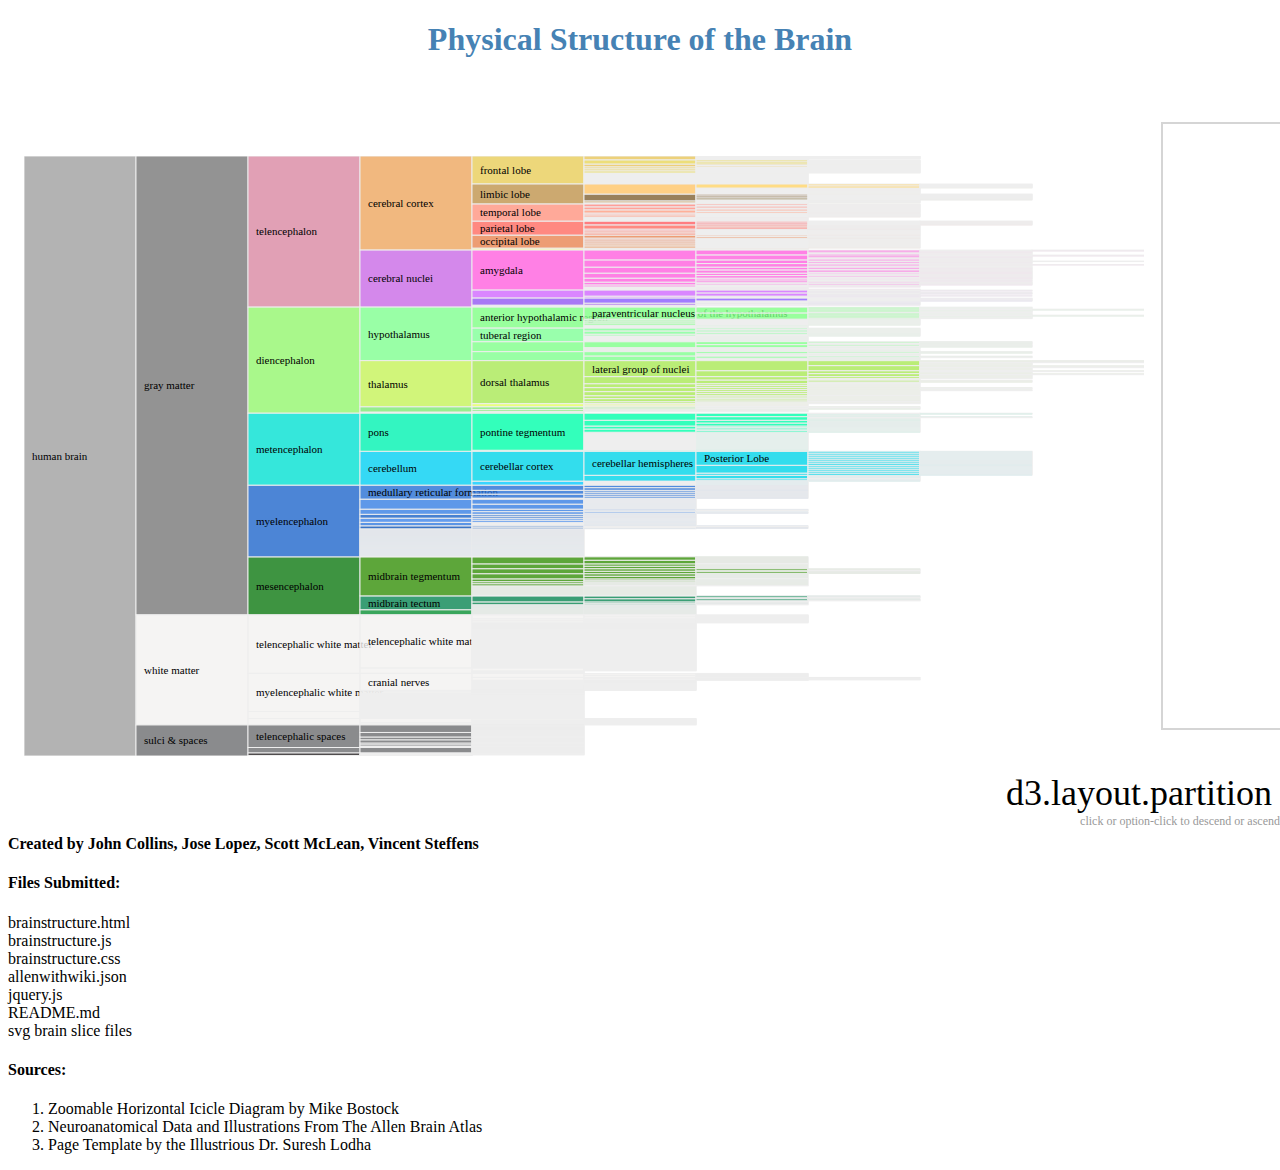
<file: BrainMapping/index.html>
<!DOCTYPE html>
<html>
  <head>
    <meta http-equiv="Content-Type" content="text/html;charset=utf-8"/>
    <link type="text/css" rel="stylesheet" href="brainstructure.css"/>
    <script type="text/javascript" src="d3/d3.js"></script>
    <script type="text/javascript" src="d3/d3.layout.js"></script>
    <script type="text/javascript" src="jquery.js"></script>
  </head>

  <body>
    <div id="tooltip" class="hidden">
      <p><span id="value"></span></p>
    </div>
    <h1 style = "text-align:center; color:steelblue"><bold>Physical Structure of the Brain</bold></h1>
    <table align="left">
       <tr>
         <td><div id="icicle"></div></td>
         <td><div id="brain"></div></td>
       </tr>
    </table>
    <table align="right">
      <tr>
       <div id="footer">
         d3.layout.partition
         <div class="hint">click or option-click to descend or ascend</div>
       </div>
      </tr>
    </table>
    <script type="text/javascript" src="brainstructure.js"></script>

    <h4>Created by John Collins, Jose Lopez, Scott McLean, Vincent Steffens</h4>

    <!-- Create a list using <ul> and <li> tag -->   
    <h4>Files Submitted:</h4>
    <li>brainstructure.html</li>
    <li>brainstructure.js</li>
    <li>brainstructure.css</li>
    <li>allenwithwiki.json</li>
    <li>jquery.js</li>
    <li>README.md</li>
    <li>svg brain slice files</li>

    <h4> Sources: </h4>
    <ol>
        <li><a href="http://mbostock.github.io/d3/talk/20111018/partition.html">Zoomable Horizontal Icicle Diagram</a> by Mike Bostock
        <li>Neuroanatomical Data and Illustrations From The <a href="http://www.brain-map.org/">Allen Brain Atlas</a></li>
        <li>Page Template by the Illustrious <a href="https://users.soe.ucsc.edu/~lodha/">Dr. Suresh Lodha</a></li>
    </ol>  
  </body>
</html>
</file>
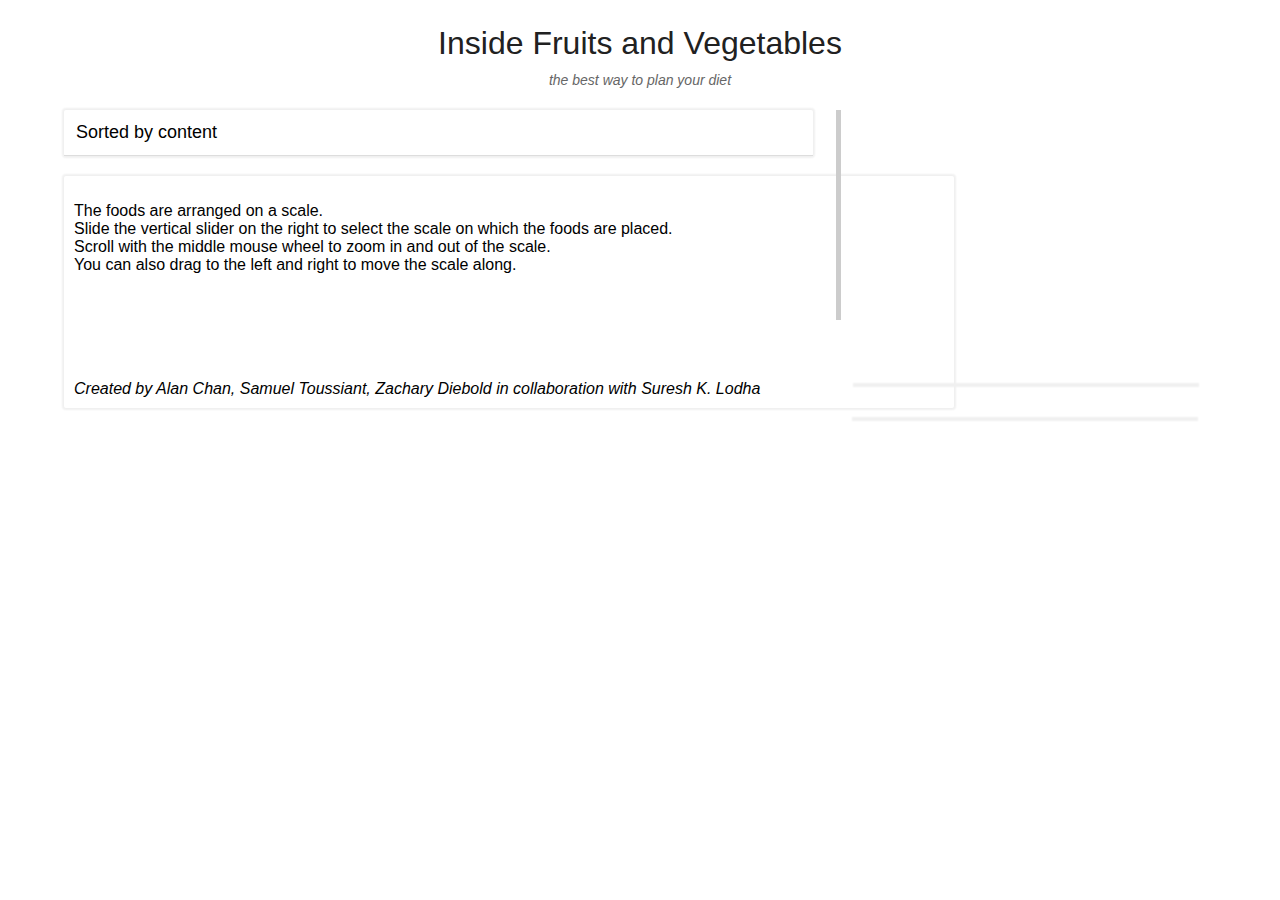
<file: FruitsAndVegetables/index.html>
<!DOCTYPE html>
<html>
<head>
    <title>Food Facts</title>
    <script src="https://d3js.org/d3.v3.min.js"></script>
    <link rel="stylesheet" type="text/css" href="style.css">
</head>
<body>
  <div id="header"><h1>Inside Fruits and Vegetables</h1><h4>the best way to plan your diet</h4></div>
  <div id="main-container" class="page-container">
    <div id="menu"></div>
    <div id="display">
      <div id="display-header">Sorted by <span id="scale-value"></span> content</div>
    </div>
    <div id="sidebar">
      <div id="gda-slider"></div>
      <div id="gda"></div>
      <div id="selected"></div>
    </div>
    <div id="overview"></div>
    <div id="info">
      <!--<h3>Overview</h3>-->
      <p>
        The foods are arranged on a scale.<br>
        Slide the vertical slider on the right to select the scale on which the foods are placed.<br>
        Scroll with the middle mouse wheel to zoom in and out of the scale. <br>
        You can also drag to the left and right to move the scale along.
      </p>
        
      <!--<h3>Code Sources:</h3>
      <p>
          <a href="http://bl.ocks.org/mbostock/3231298" target="_blank">Collision Detection</a><br>
          <a href="http://bl.ocks.org/mbostock/1748247" target="_blank">Force Clustering</a><br>
          <a href="http://bl.ocks.org/mbostock/3680957" target="_blank">SVG Semantic Zooming</a><br>
      </p>
      <h3>Data Sources:</h3>
      <p>
          <a href="http://nutritiondata.self.com/" target="_blank">Nutritional Data</a><br>
      </p>-->
      <!--<h4>Group Members:</h4>
      <ul><li>Alan Chan</li>
          <li>Samuel Toussaint</li>
          <li>Zachary Diebold</li>
      </ul>
      <h4>Class Info:</h4>
      <p>CMPS165 - Data Programming for Visualization<br />Winter 2015 - Suresh K. Lodha</p>-->
      <br>
      <br>
      <br>
      <br>
      <br>
      <h7><em>Created by Alan Chan, Samuel Toussiant, Zachary Diebold in collaboration with Suresh K. Lodha</em></h7>
    </div>
  </div>
</body>
<script src = "initialise.js"></script>
<script src = "getScale.js"></script>
<script src = "calculateGDA.js"></script>
<script src = "getOverview.js"></script>
<script src = "d3.slider.js"></script>
<script src = "handleSelectedFood.js"></script>
<script type = "text/javascript">
    
    // Global Variables
    var selected_nutrient = "fat";
    var selected_foods = {};
    var colors = {"vegetable" : d3.rgb(82, 84, 163), "fruit" : d3.rgb(181, 207, 107), "nut" : d3.rgb(231, 203, 148)};
    var nutrients = ["fat", "sodium","potassium","calcium","carbohydrate", "fiber","sugar","protein","vitaminA","vitaminC","magnesium","iron"];
    var units = ["g","mg","mg","mg","g", "g","g","g"," IU","mg","mg","mg"];
    var gda = [65,2400,4700,1000,300,25,90,50,3000,60,400,18];
    
  
    // Load JSON data
    d3.json("data.json", function(error, json) {
        var data = json;
        
        var svg = d3.select("#display")
          .append("svg")
          .attr("class", "force-scale");
        
        // Initialise the scales then populate
        initialise(data, svg);
        getScale(data, svg, selected_nutrient);
    });
</script>
</html>
</file>
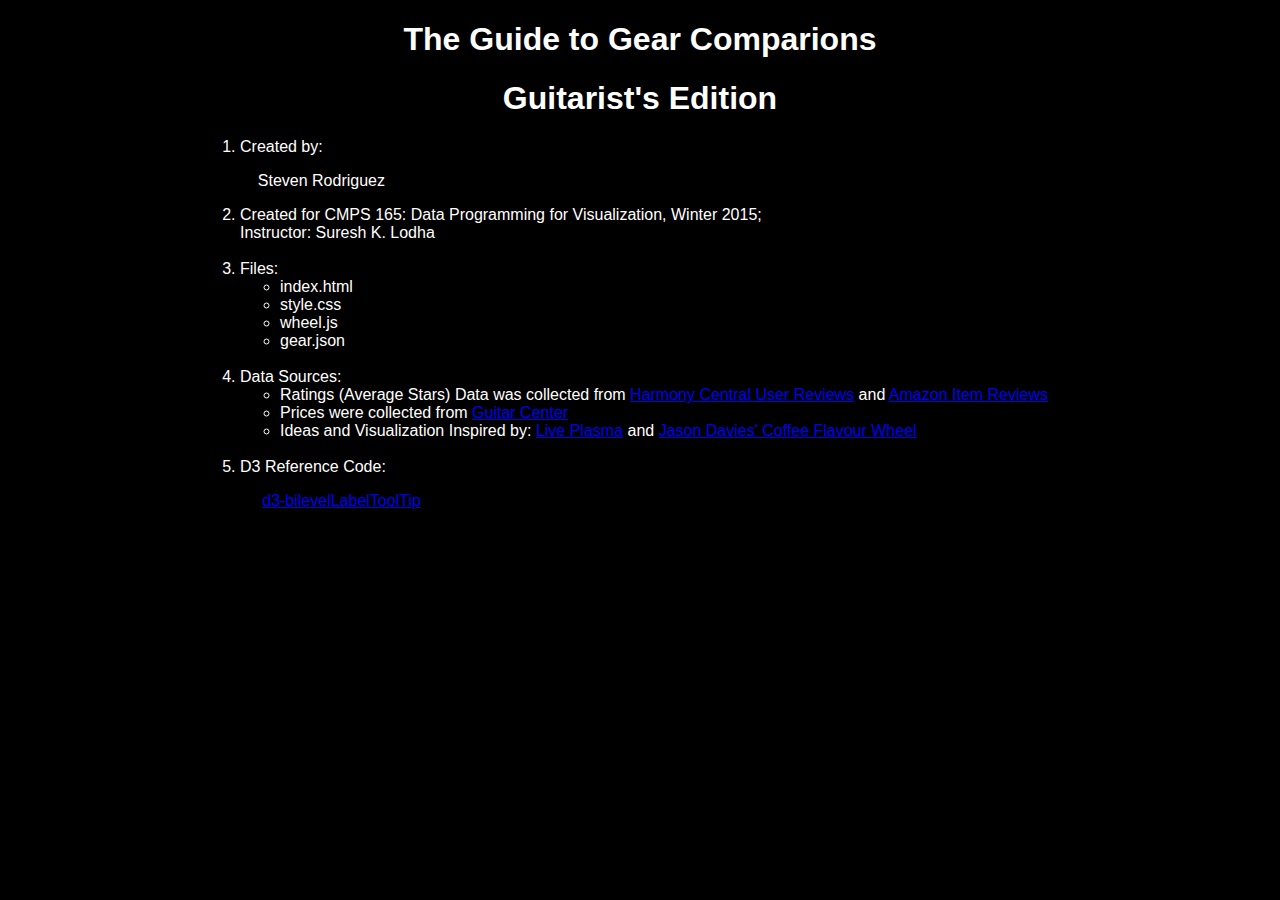
<file: GuitarEdition/index.html>
<!DOCTYPE html>
<html>
    <head> 
        <meta charset="utf-8">
        <script src="https://d3js.org/d3.v3.min.js"></script>
    </head>
    <link rel="stylesheet" type="text/css" href="style.css">

<body>
           <h1 style = "text-align:center; color:white"><bold>The Guide to Gear Comparions</bold></h1>
       <h1 style = "text-align:center; color:white"><bold>Guitarist's Edition</bold></h1>
<meta charset="utf-8">
<title>The Guide to Gear Comparions</title>
<meta name="description" content="A visualisation and comparison of Guitar Equipment">
<script type="text/javascript" src="wheel.js"></script>
    <ol style = "color:white">
        <li>Created by: <pre style = font: s>    Steven Rodriguez</pre></li>
        <li>Created for CMPS 165: Data Programming for Visualization, Winter 2015;         </br>Instructor: Suresh K. Lodha</li>
    </br><li>Files:</li>
        <ul>
            <li>index.html</li>
            <li>style.css</li>
            <li>wheel.js</li>
            <li>gear.json</li>
        </ul> </br>
        <li>Data Sources:</li>
        <ul>
            <li>Ratings (Average Stars) Data was collected from 
                <a href="https://www.harmonycentral.com/reviews">
                    Harmony Central User Reviews</a> 
                and
            <a href="https://www.amazon.com">Amazon Item Reviews</a>
            </li>
            <li>Prices were collected from 
                <a href="https://www.guitarcenter.com">Guitar Center</a>
            </li>
            <li>
                Ideas and Visualization Inspired by:
                <a href="https://www.liveplasma.com">Live Plasma</a>
                and 
                <a href="https://www.jasondavies.com/coffee-wheel/">
                    Jason Davies' Coffee Flavour Wheel</a>
            </li>
        </ul> </br>
        <li>
            D3 Reference Code: 
            <pre style = font: s>     <a href="https://bl.ocks.org/vgrocha/1580af34e56ee6224d33">d3-bilevelLabelToolTip</a>
            </pre>                
        </li>
    </ol>
    </body>
</html>
</file>
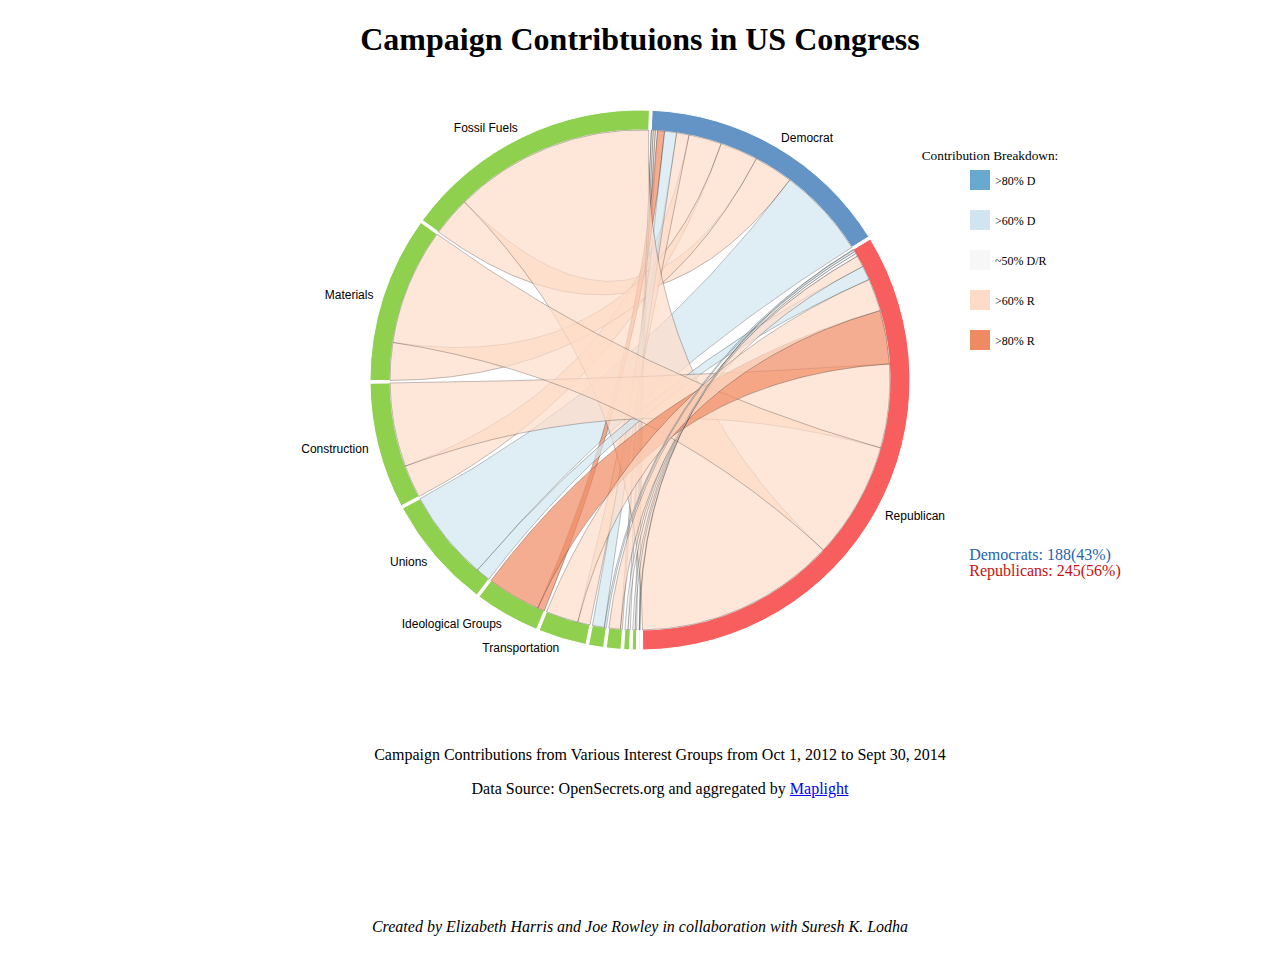
<file: KeystonePipeline/index.html>
<html>
	<head>
		<!--<title>Keystone</title>-->
		<title>Campaign Contributions: US Congress</title>
		
		<link rel="stylesheet" href="main.css">
		
		
	</head>
	<body>
	<!-- 
			
	 -->
		<div id="tooltip"></div>
		
		
		<div class="box">
			<div class="A"><h1 class="ac">Campaign Contribtuions in US Congress</h1>
            <!--<p class="ac">A visualization of contributions to house members from interest groups over a two year period</p>
			<p class="ac">Elizabeth Harris and Joe Rowley</p></div>-->
			<!-- <div class="B"> </div> -->
			<div class="B" id="">
				<div class="flexcontainer" id="chartBox3">
				<div id="leftCol">
					
					<!-- Gets filled with sub group contribution info dynamically  -->
					<div id="infoBox"></div>
				</div>
				<div class="rightCol" id="chartBox">
				</div>
                <!--<div id="main">
                    <div id="houseBox">
						<table style="border-collapse: collapse;">
						<tr class="ar">
							<td class="democrat al">Democrats:</td><td>188(43%)</td><td></td>
						</tr>
						<tr class="ar">
							<td class="republican al">Republicans: </td><td>245(56%)</td><td></td>
						
						</table>
					</div>
				</div>-->
                   </div>
                <div id="source">
                    <ul>
                        
                     <p><center>Campaign Contributions from Various Interest Groups from Oct 1, 2012 to Sept 30, 2014</center></p>
                        </ul>
                        <ul>
                        
                        <p><center> Data Source: OpenSecrets.org and aggregated by <a href="https://maplight.org/us-congress/bill/114-hr-3/6584713/total-contributions">Maplight</a></center></p>
                       
                    </ul>
                </div>
			
                </div>
                
			<div class="C">
				<div class="flexcontainer">
				<div id="voteChart">
				</div>

				</div>
			</div>

			<div class="D">
                    
				<!-- <div class="flexcontainer"> -->

					<!-- <h3>How Money Affects Votes</h3> -->
				<!-- <div class="flexcontainer" id="chartBox2"> -->

				
				<!-- <div id="leftCol2"> -->
				<!-- <div id="houseBox2"> -->
					<!-- <h3>House Make Up</h3>
					<p>Total Voting Seats: 435 <br>
					<span class="democrat">Democrats:  </span>   188 (43%) <br>
					<span class="republican">Republicans:</span> 245 (56%)</p> -->
					<!-- table of votes  -->
					<!-- <table>
					<tr><th></th><th>No</th><th>Not Voting</th><th>Yes</th><th>Total</th></tr>
					<tr class="ac"><td class="democrat">Democrats</td><td>153</td><td>6</td><td>28</td><td>187</td></tr>
					<tr class="ac"><td class="republican">Republican</td><td>0</td><td>5</td><td>238</td><td>243</td></tr>
					
					</table> -->

				<!-- </div> -->
				<!-- <div id="infoBox2"></div>
				</div> -->

				<!-- </div> -->
			</div>



			
		</div>
			<!--<div class="box">
			<div class="E" >
				<h3>CMPS 165: Data Programming for Visualization</h3>
				<h4>Winter 2015</h4>
				<h4>Suresh K. Lodha</h4>
				<h4>Files:</h4>
				<a href="https://github.com/joer14/Keystone"> Link to Repo</a>
				<ul>
					<li>houseChord.js</li>
					<li>keystone.js</li>
					<li>index.html</li>
					<li>fewGroups.csv</li>
					<li>Underscore</li>
					<li>Mapper.js - Steven Hall</li>
				</ul>
				
				<div id=reference>
                    <h4>References:</h4>
				<ul>
				<li>
					<a href="http://www.delimited.io/blog/2013/12/8/chord-diagrams-in-d3"> D3 Chord Diagrams - Steven Hall</a>
				</li>
				<li>
					<a href="https://stackoverflow.com/questions/21813723/change-and-transition-dataset-in-chord-diagram-with-d3"> Stack Overflow: Change and Transition Dataset in chord diagram</a>
				</li>
				<li>
					The stacked bar chart for votes is based of a Mike Bostock <a href="http://bl.ocks.org/mbostock/3886208">example.</a>
				</li>
				</ul>
                <h4>Inspiration:</h4>
                <ul>
                <li>
                <a href=http://seanjs.me/some-stream-of-consciousness-writing/> Traffic Patterns</a>
                </li>
                <li>
                <a href=http://www.nytimes.com/interactive/2012/11/02/us/politics/paths-to-the-white-house.html?_r=0/> 512 paths to the white house Patterns</a>
                <li><a href=http://www.maplight.org/> Maplight Campaign Contributions</a>
        		</li>
                </ul>
                
				<h5>Other Versions</h5>
				<ul>
				<li>
					<a href="phase1.html"> Phase One</a>
			    </li>
			    </ul>	
			    </div>
            </div>
            </div>-->
	<br>
	<br>
	<br>
	<br>
	<p><em><center>Created by Elizabeth Harris and Joe Rowley in collaboration with Suresh K. Lodha</center></em></p>
	</body>
	<script src="d3.js" charset="utf-8"></script>
    <script src="lib/underscore.js"></script>
    <script src="mapper.js"></script>
    <!-- // <script src="keystone.js" type="text/javascript"></script> -->
    <script src="houseChord.js" type="text/javascript"></script>
    <!-- // <script src="stackedBar.js" type="text/javascript"></script> -->
	
</html>
</file>
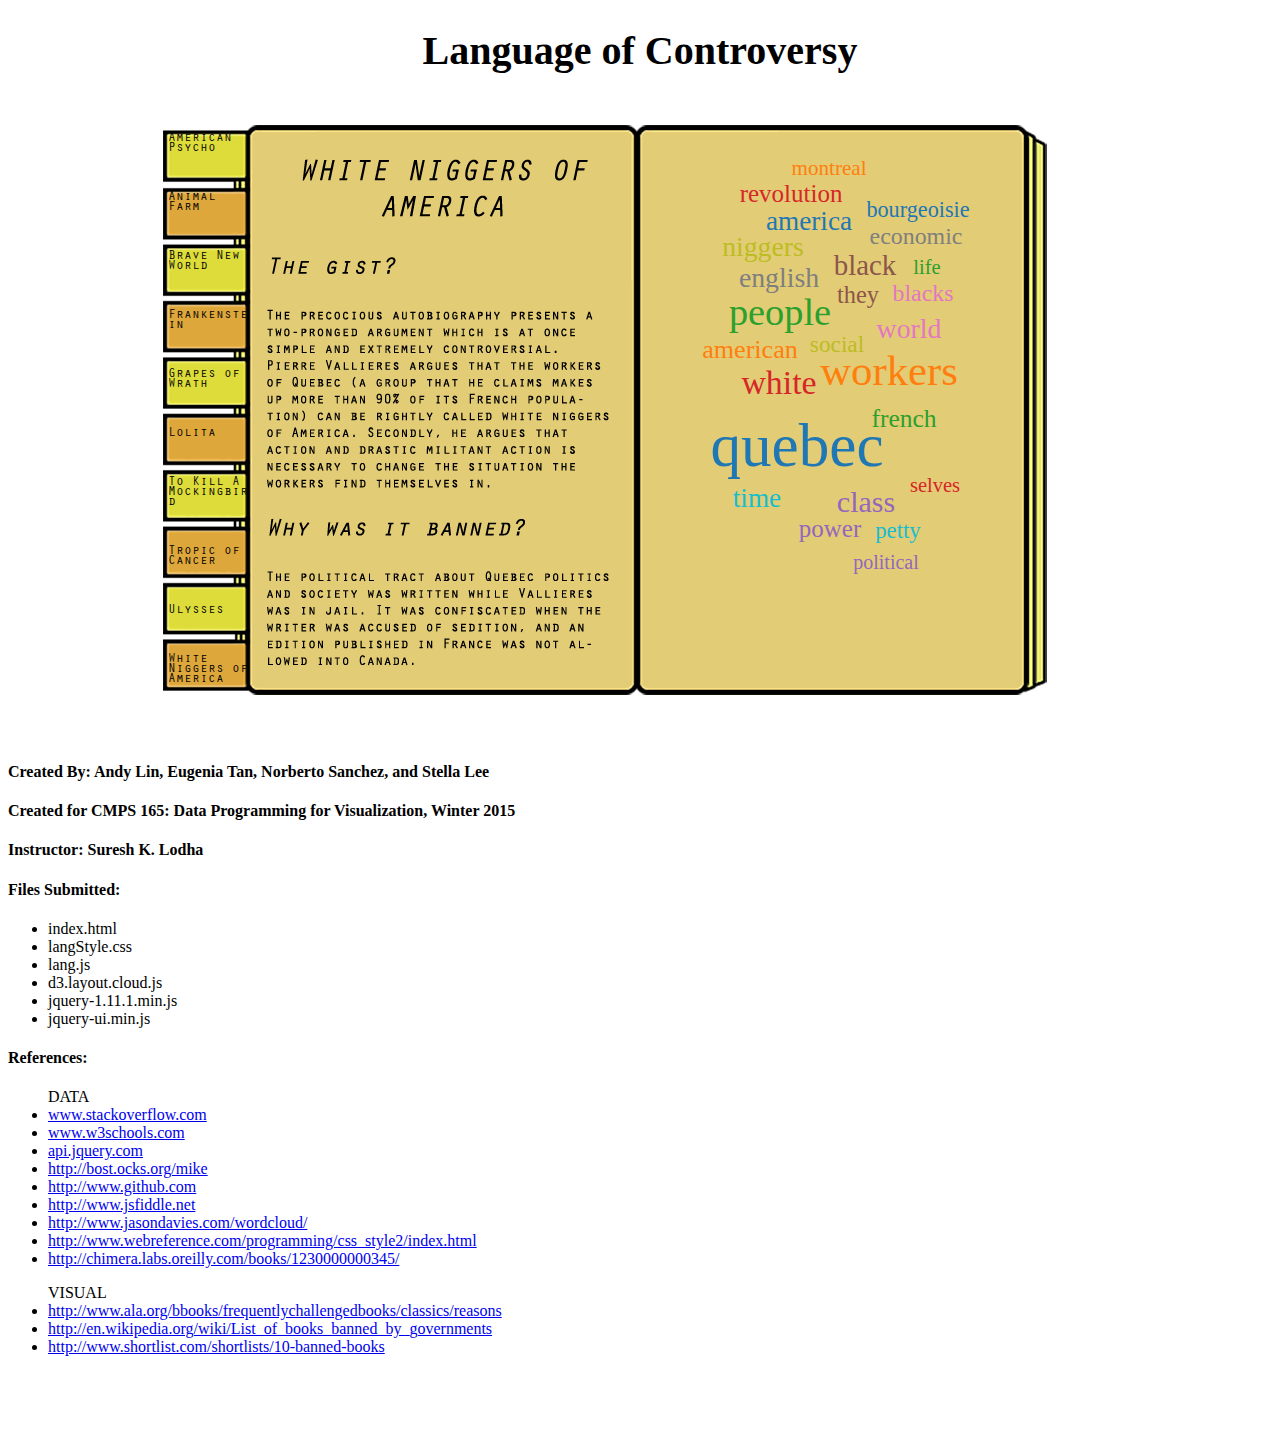
<file: LanguageofControversy/index.html>
<!DOCTYPE html>

<!--
  Andy Lin
  Norberto Sanchez
  Eugenia Tan
  Stella Lee
  "Language of Controversy"
-->

<html>
<head>

<!--
  To be replaced by a CSS sheet
-->
<link rel="stylesheet" type="text/css" href="langStyle.css">

</head>
<meta charset="utf-8">
<body>

<!----SUBMISSION INFO---->
<center><h1 style="font-family: Chiller;font-size: 2.5em;">Language of Controversy</h1></center>
    <center><div id="book">
      <img id="img" src="bookstxt/white niggers of america.png"/>
      <div id="svg"></div>
        <ul id="title"; style="list-style-type:none";>
            <li><div id="1" onclick="updateData(this);">American Psycho</div></li>
            <li><div id="2" onclick="updateData(this);">Animal Farm</div></li>
            <li><div id="3" onclick="updateData(this);">Brave New World</div></li>
            <li><div id="4" onclick="updateData(this);">Frankenstein</div></li>
            <li><div id="5" onclick="updateData(this);">Grapes of Wrath</div></li>
            <li><div id="6" onclick="updateData(this);">Lolita</div></li>
            <li><div id="7" onclick="updateData(this);">To Kill A Mockingbird</div></li>
            <li><div id="8" onclick="updateData(this);">Tropic of Cancer</div></li>
            <li><div id="9" onclick="updateData(this);">Ulysses</div></li>
            <li><div id="10" onclick="updateData(this);">White Niggers of America</div></li>
        </ul>
    </div></center>
 <h4>Created By: Andy Lin, Eugenia Tan, Norberto Sanchez, and Stella Lee</h4>
 <h4>Created for CMPS 165: Data Programming for Visualization, Winter 2015</h4>
 <h4>Instructor: Suresh K. Lodha</h4>
 <h4>Files Submitted:</h4>
    <ul>
      <li>index.html</li>
      <li>langStyle.css</li>
      <li>lang.js</li>
      <li>d3.layout.cloud.js</li>
      <li>jquery-1.11.1.min.js</li>
      <li>jquery-ui.min.js</li>
    </ul>
    <h4>References:</h4>
    <ul>DATA
        <li><a href="http://www.stackoverflow.com">www.stackoverflow.com</a></li>
        <li><a href="http://www.w3schools.com/tags/att_a_href.asp">www.w3schools.com</a></li>
        <li><a href="http://api.jquery.com/css/">api.jquery.com</a></li>
        <li><a href="http://bost.ocks.org/mike">http://bost.ocks.org/mike</a></li>
        <li><a href="http://www.github.com">http://www.github.com</a></li>
        <li><a href="http://www.jsfiddle.net">http://www.jsfiddle.net</a></li>
        <li><a href="http://www.jasondavies.com/wordcloud/">http://www.jasondavies.com/wordcloud/</a></li>
        <li><a href="http://www.webreference.com/programming/css_style2/index.html">http://www.webreference.com/programming/css_style2/index.html</a></li>
        <li><a href="http://chimera.labs.oreilly.com/books/1230000000345/ch10.html#_grouping_svg_elements">http://chimera.labs.oreilly.com/books/1230000000345/</a></li>
        </ul>
    <ul>VISUAL
        <li><a href="http://www.ala.org/bbooks/frequentlychallengedbooks/classics/reasons">http://www.ala.org/bbooks/frequentlychallengedbooks/classics/reasons</a></li>
        <li><a href="http://en.wikipedia.org/wiki/List_of_books_banned_by_governments">http://en.wikipedia.org/wiki/List_of_books_banned_by_governments</a></li>
        <li><a href="http://www.shortlist.com/shortlists/10-banned-books">http://www.shortlist.com/shortlists/10-banned-books</a></li>
        
    </ul>
</body>

<script src="lib/d3/d3.js"></script>
<script src="d3.layout.cloud.js"></script>
<script src="jquery-1.11.1.min.js"></script>
<script src="jquery-ui.min.js"></script>
<script src="http://ajax.googleapis.com/ajax/libs/jquery/1.11.2/jquery.min.js"></script>
<script src="lang.js"></script>

</html>
</file>
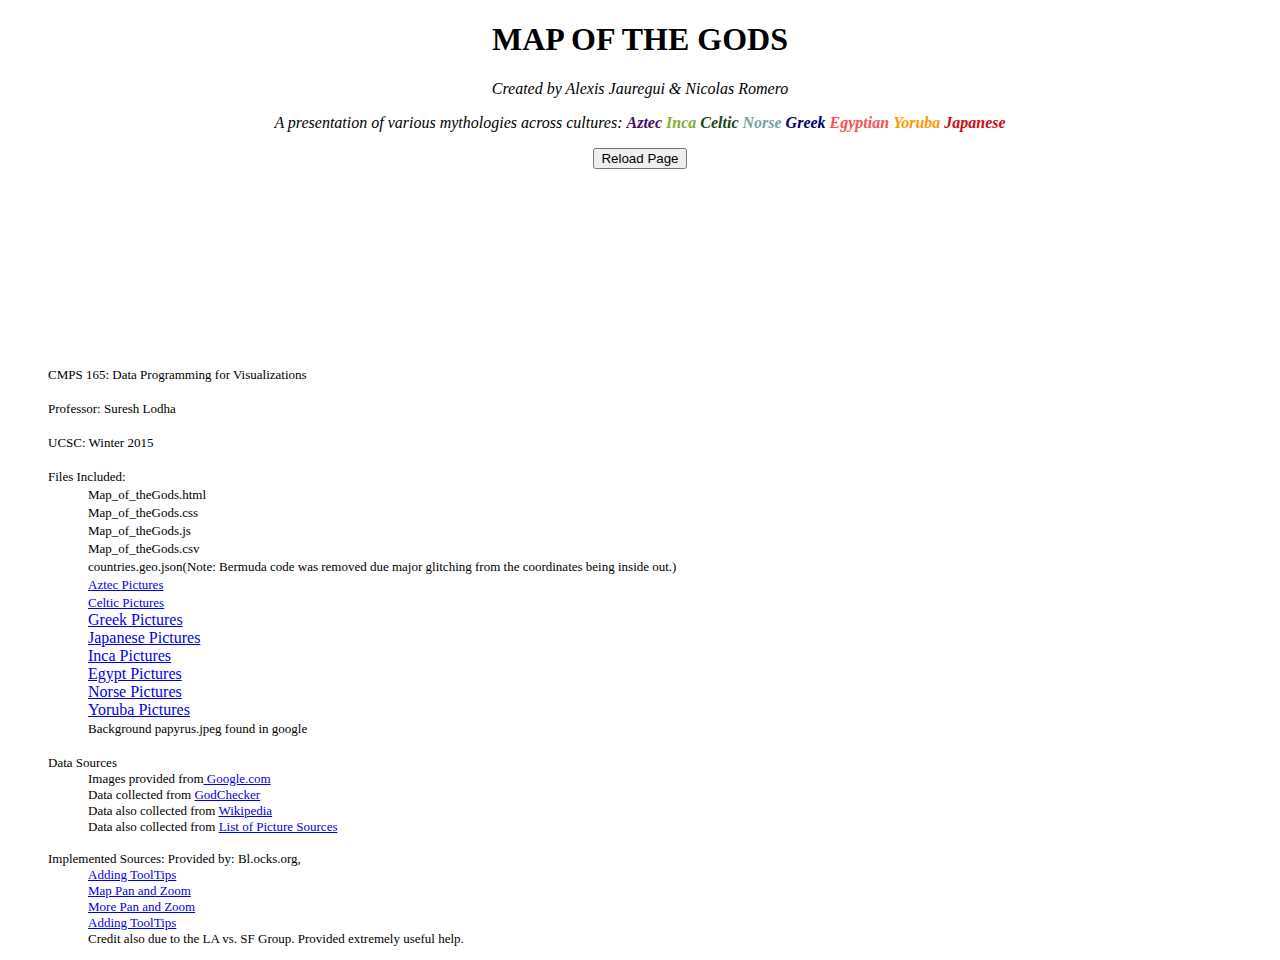
<file: MapOfGods/index.html>
<!DOCTYPE html>
<html lang="en">
	<head>
        <title> A MAP OF THE GODS</title>
		<meta charset="utf-8">
		<title>D3: Setting path fills</title>
		<script type="text/javascript" src="https://d3js.org/d3.v3.min.js"></script>
        <script type="text/javascript" src="https://d3js.org/topojson.v1.min.js"></script>
        <script type="text/javascript" src="https://d3js.org/d3.geo.projection.v0.min.js"></script>
	     <link rel="stylesheet" type="text/css" href="Map_of_the_Gods.css">
        
        <title><strong> A MAP OF THE GODS</strong></title>
        
	</head>
	<body>
        <h1><center><strong>MAP OF THE GODS</strong></center></h1>
       
		<p1><em> <center>Created by Alexis Jauregui & Nicolas Romero</center></em></p1>
        
        <div id="container"><center></center></div>
        <script  src="Map_of_the_Gods.js"> </script>
        
       
        <p> <em><center> A presentation of various mythologies across cultures: 
        	<font color="#410d66"><b>Aztec</b></font>
        	<font color="#85ad33"><b>Inca</b></font>
        	<font color="#194719"><b>Celtic</b></font>
        	<font color="#75a3a3"><b>Norse</b></font>
        	<font color="#000072"><b>Greek</b></font>
        	<font color="#ff5050"><b>Egyptian</b></font>
        	<font color="#ff9900"><b>Yoruba</b></font>
        	<font color="#c90e0e"><b>Japanese</b></font>
        </center></em></p>
         <center><INPUT TYPE = "button" VALUE = "Reload Page" onClick="history.go(0)"></center>
         <br><br><br><br><br><br><br><br><br><br>
        <ul><font size = "2">CMPS 165: Data Programming for Visualizations</font></ul>   
        <ul><font size = "2">Professor: Suresh Lodha</font></ul>
        <ul><font size = "2">UCSC: Winter 2015</font></ul>
        <ul><font size = "2">Files Included:</font>
            <ol><font size = "2">Map_of_theGods.html</font></ol>
            <ol><font size = "2">Map_of_theGods.css</font></ol>
            <ol><font size = "2">Map_of_theGods.js</font></ol>
            <ol><font size = "2">Map_of_theGods.csv</font></ol>
            <ol><font size = "2">countries.geo.json(Note: Bermuda code was removed due major glitching from the coordinates being inside out.)</font></ol>
            <ol><a href= "https://github.com/alexisjauregui/Map_of_gods/tree/master/aztec"><font size = "2">Aztec Pictures </font></a></ol>
            <ol><a href = "https://github.com/alexisjauregui/Map_of_gods/tree/master/celtic"><font size = "2">Celtic Pictures</font></a></ol>
            <ol><a href = "https://github.com/alexisjauregui/Map_of_gods/tree/master/greek"><font size = "2"></font>Greek Pictures</a></ol>
            <ol><a href = "https://github.com/alexisjauregui/Map_of_gods/tree/master/japanese"><font size = "2"></font>Japanese Pictures</a></ol>
            <ol><a href = "https://github.com/alexisjauregui/Map_of_gods/tree/master/inca"><font size = "2"></font>Inca Pictures</a></ol>
            <ol><a href = "https://github.com/alexisjauregui/Map_of_gods/tree/master/egypt"><font size = "2"></font>Egypt Pictures</a></ol>
            <ol><a href = "https://github.com/alexisjauregui/Map_of_gods/tree/master/norse"><font size = "2"></font>Norse Pictures</a></ol>
            <ol><a href = "https://github.com/alexisjauregui/Map_of_gods/tree/master/yoruba"><font size = "2"></font>Yoruba Pictures</a></ol>
             <ol><font size = "2"> Background papyrus.jpeg found in google</font></ol>
            
            
        </ul>
        
        <ul><font size = "2">Data Sources
            <ol><font size = "2">Images provided from</font><a href = "https://Google.com"><font size = "2"> Google.com</font></a></ol>
            <ol><font size = "2">Data collected from </font><a href  = "https://GodChecker.com"><font size = "2">GodChecker</font></a></ol> 
            <ol><font size = "2">Data also collected from </font><a href = "https://Wikipedia.org"><font size = "2">Wikipedia</font></a></ol>
             <ol><font size = "2">Data also collected from </font><a href = "https://docs.google.com/document/d/1oHcoULGutuIcjlY7LKHzd1hVfdsyQiw4yGM-M0JK4J4/edit?usp=sharing"><font size = "2">List of Picture Sources</font></a></ol>
            <ol></ol>
        
        </ul>
        <ul><font size = "2">Implemented Sources: Provided by: Bl.ocks.org,</font>  
            <ol><a href= "https://bl.ocks.org/Caged/6476579"><font size = "2"> Adding ToolTips</font></a></ol>
            <ol><a href= "https://bl.ocks.org/mbostock/8fadc5ac9c2a9e7c5ba2"><font size = "2"> Map Pan and Zoom</font></a></ol>
            <ol><a href= "https://techslides.com/responsive-d3-map-with-zoom-and-pan-limits"><font size = "2"> More Pan and Zoom</font></a></ol>
            <ol><a href= "https://bl.ocks.org/Caged/6476579"><font size = "2"> Adding ToolTips</font></a></ol>
            <ol><font size = "2"> Credit also due to the LA vs. SF Group. Provided extremely useful help.</font></ol>
        
        </ul>
	</body>
</html>
</file>
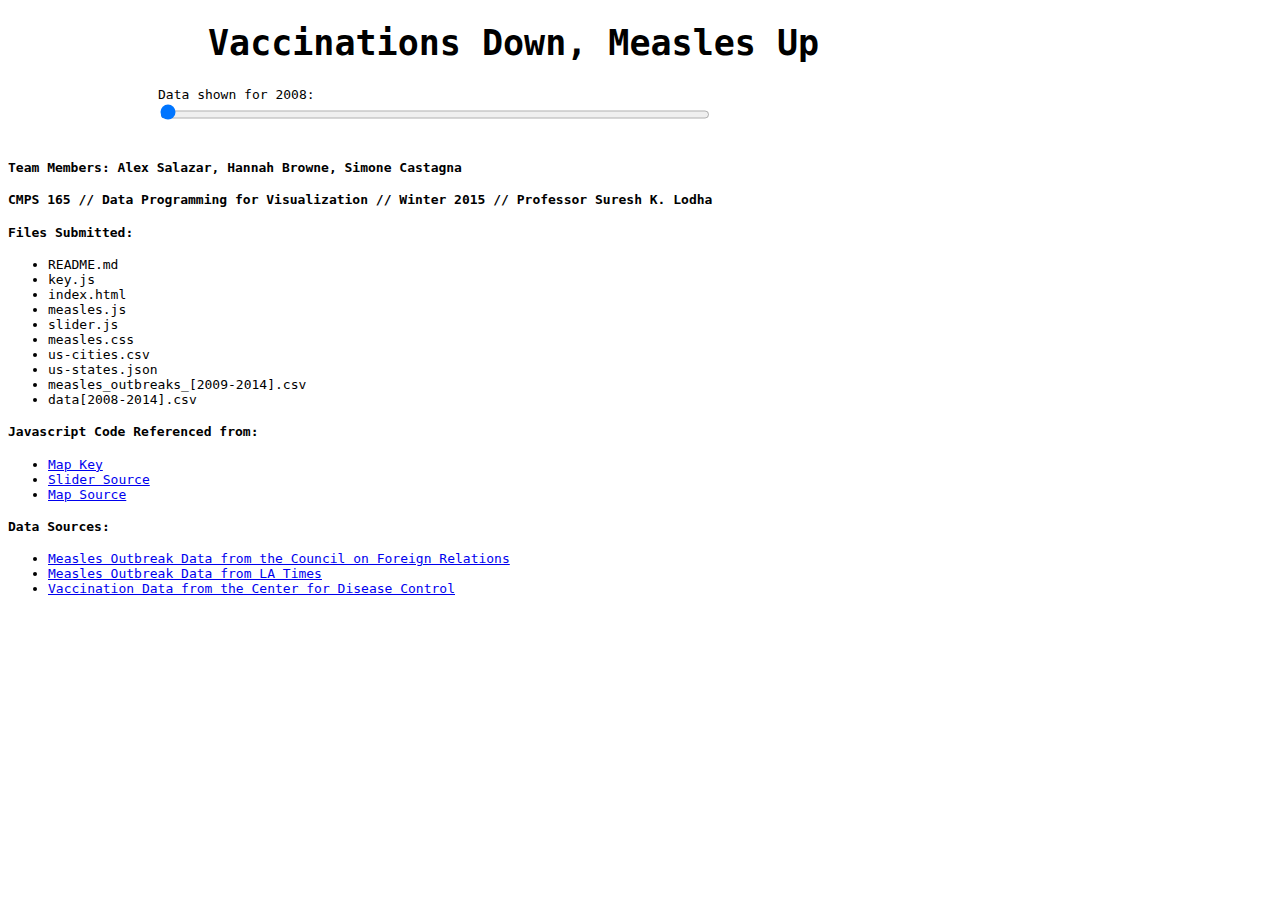
<file: Measles/index.html>
<!DOCTYPE html>
<html lang="en">
    <head>
        <meta charset="utf-8">
        <link rel="stylesheet" type="text/css" href="measles.css">
        <!-- <link rel="stylesheet" type="text/css" href="stylesheets/d3.slider.css" media="screen"/> -->

        <script type="text/javascript" src="https://d3js.org/d3.v3.min.js"></script>
        <!-- <script src="measles.js"></script>
        <script src="javascripts/d3.slider.js"></script> -->

        <title>D3: Setting path fills dynamically to generate a choropleth</title>
    </head>
    
    <body>
        
        <div id="tooltip" class="hidden">        
        <p><span id="value">100</span></p></div>

        
        <!--<div id="slider"></div> -->
        <h1>Vaccinations Down, Measles Up</h1>
        <!--new slider stuff; binded to year incrementation-->
        <script src="measles.js"></script>
        <script src="key.js"></script>
        <div id="control">
            <label>Data shown for </label><label id="year" name="year">2008</label>:
            <form>
                <input id="slider" type="range" name="slider" min="0" max="6" value="0" step="1"/>
            </form>
        </div>
        <script src="slider.js"></script>
        
    
        <br>
        <h4>Team Members: Alex Salazar, Hannah Browne, Simone Castagna </h4>
        <h4>CMPS 165 // Data Programming for Visualization // Winter 2015 // Professor Suresh K. Lodha</h4>

        <h4>Files Submitted:</h4>
        <ul>
            <li>README.md</li>
            <li>key.js</li>
            <li>index.html</li>
            <li>measles.js</li>
            <li>slider.js</li>
            <li>measles.css</li>
            <li>us-cities.csv</li>
            <li>us-states.json</li>
            <li>measles_outbreaks_[2009-2014].csv</li>
            <li>data[2008-2014].csv</li>
        </ul>
        
        <h4>Javascript Code Referenced from:</h4>
        <ul>
            <li><a href="https://bl.ocks.org/mbostock/4573883">Map Key</a></li>
            <li><a href="https://bl.ocks.org/mbostock/6452972">Slider Source</a> </li>
            <li><a href="https://bl.ocks.org/mbostock/4060606">Map Source</a> </li>
        </ul>
        
        <h4>Data Sources:</h4>
        <ul>
            <li><a href="https://www.cfr.org/interactives/GH_Vaccine_Map/#map">Measles Outbreak Data from the Council on Foreign Relations</a></li>
            <li><a href="https://www.latimes.com/visuals/graphics/la-na-g-measles-outbreak-us-20150122-htmlstory.html">Measles Outbreak Data from LA Times</a></li>
            <li><a href="https://www.cdc.gov/vaccines/imz-managers/coverage/imz-coverage.html">Vaccination Data from the Center for Disease Control</a></li>
        </ul>
    </body>
</html>
</file>
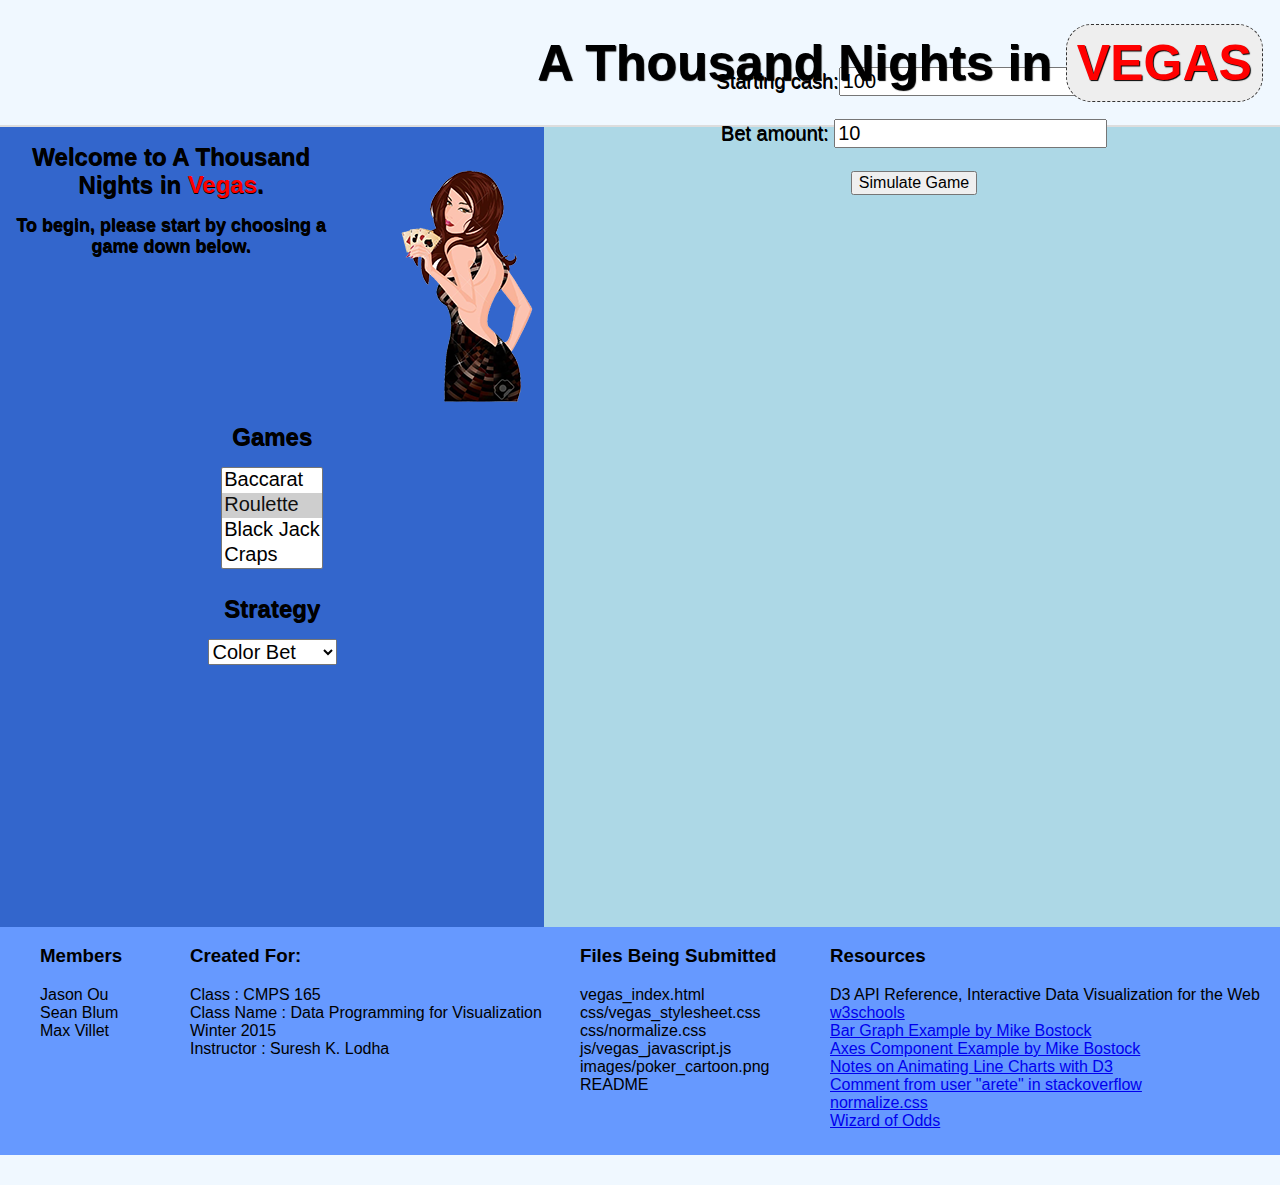
<file: NightsInVegas/index.html>
<!---------------------------------------------
GROUP MEMBERS: JASON OU, SEAN BLUM, Max Villet
CLASS : CMPS 165
        Data Programming for Visualization
        Winter 2015
INSTRUCTOR: Suresh K. Lodha
----------------------------------------------->
<!DOCTYPE>
<html lang="en">
    <head>
        <!-- Meta Tag -->
        <meta charset="utf-8">
        
        <!-- Tab Title -->
        <title>A Thousand Nights in Vegas</title>
        
        <!-- CSS Stylesheet -->
        <link rel="stylesheet" type="text/css" href="css/normalize.css">
        <link rel="stylesheet" type="text/css" href="css/vegas_stylesheet.css">
        
        <!-- D3.js Source -->
        <script src="https://code.jquery.com/jquery-1.10.2.js"></script>
        <script type= "text/javascript" src="https://d3js.org/d3.v3.min.js"></script>
    </head>
    
    <body>
        <!-- Title of our d3 project -->
        <div class="maintitle">
            <h1>A Thousand Nights in <strong>VEGAS</strong></h1>
        </div>
        
        <!-- D3.js main code -->
        <script type="text/javascript" src="js/vegas_javascript.js"></script>
        
        <div class="simcontainer">
            <FORM NAME="myform">
            <div class="optioncontainer">
                <div class="tooltip">
                    <div class="tooltipimg">
                        <img src="images/poker_cartoon.png" alt="Poker Dealer" height="250" width="250">
                    </div>
                    
                    <div class="tooltiptext">
                        <h1>Welcome to A Thousand Nights in <span style="color:red">Vegas</span>.</h1>
                        <h2 id="startText">To begin, please start by choosing a game down below.</h2>
                    </div>
                </div>
                
                <div id="gamecontainer">
                    <h1>Games</h1>
                    
                    <div id="hiddengames">
                            <select id="gamelist" size="4">
                                <option class="game1" value="1">Baccarat</option>
                                <option class="game2" value="2" selected="selected" >Roulette</option>
                                <option class="game3" value="3">Black Jack</option>
                                <option class="game4" value="4">Craps</option>
                            </select>
                    </div>
                </div>
                
                <div id="strategycontainer">
                    <h1>Strategy</h1>
                    
                    <div id="hiddenstrategies">
                            <select NAME="bacStratList" id="bacStratList">
                                <option value="playerBet">Player Bet</option>
                                <option value="bankerBet">Banker Bet</option>
                                <option value="tieBet">Tie Bet</option>
                                <option value="pairBet">Pair Bet</option>
                            </select>
                            <select id="rouletteStratList">
                                <option value="colorBet" >Color Bet</option>
                                <option value="numberBet" >Number Bet</option>
                            </select>
                            <select id="blackStratList">
                                <option value="basicStrategy">Basic Strategy</option>
                                <option value="houseEdge" >House Edge</option>
                                <option value="neverBust" >Never Bust</option>
                            </select>
                            <select id="crapsStratList">
                                <option value="optimalBet" >Optimal Strategy</option>
                                <option value="passlineBet" >Pass Line</option>
                                <option value="dontpassBet" >Don't Pass</option>
                            </select>
                    </div>
                </div>
                
            </div>
            <div class="graphcontainer">
                <div class="graph"></div>
                <div id="rulescontainer">
                    <div id="hiddenrules">
                        Starting cash:<INPUT NAME="startCash" value="100"><BR><BR>
                        Bet amount:   <INPUT NAME="betCash" value="10"><BR><BR>
                    </div>
                    <INPUT TYPE="button" Value="Simulate Game" onClick="runSim(this.form)">
                </div>
            </div>
        </div>
        </FORM>              
        <div class="additionalinfo" style="list-style: none;">
            <div id="memberslist">
                <h3>Members</h3>
                <li>Jason Ou</li>
                <li>Sean Blum</li>
                <li>Max Villet</li>
            </div>
            
            <div id="classinfolist" style="list-style: none;">
                <h3>Created For:</h3>
                <li>Class : CMPS 165</li>
                <li>Class Name : Data Programming for Visualization</li>
                <li>Winter 2015</li>
                <li>Instructor : Suresh K. Lodha</li>
            </div>
            
            <div id="filesubmitlist" style="list-style: none;">
                <h3>Files Being Submitted</h3>
                <li>vegas_index.html</li>
                <li>css/vegas_stylesheet.css</li>
                <li>css/normalize.css</li>
                <li>js/vegas_javascript.js</li>
                <li>images/poker_cartoon.png</li>
                <li>README</li>
            </div>
            
            <div id="resourceslist" style="list-style: none;">
                <h3>Resources</h3>
                <li>D3 API Reference, Interactive Data Visualization for the Web</li>
                <li><a href="https://www.w3schools.com/" target="_blank">w3schools</a></li>
                <li><a href="https://bost.ocks.org/mike/bar/3/" target = "_blank"> Bar Graph Example by Mike Bostock</a></li>
                <li><a href="https://bl.ocks.org/mbostock/1166403" target = "_blank"> Axes Component Example by Mike Bostock</a></li>
                <li><a href="https://big-elephants.com/2014-06/unrolling-line-charts-d3js/" target = "_blank:">Notes on Animating Line Charts with D3 </a></li>
                <li><a href="https://stackoverflow.com/questions/15580300/proper-way-to-draw-gridlines" target = "_blank:">Comment from user "arete" in stackoverflow</a></li>
                <li><a href="https://necolas.github.com/normalize.css/3.0.2/normalize.css" target = "_blank:">normalize.css</a></li>
                <li><a href="https://www.wizardofodds.com/" target="_blank">Wizard of Odds</a></li>
            </div>
        </div>
    </body>
</html>
</file>
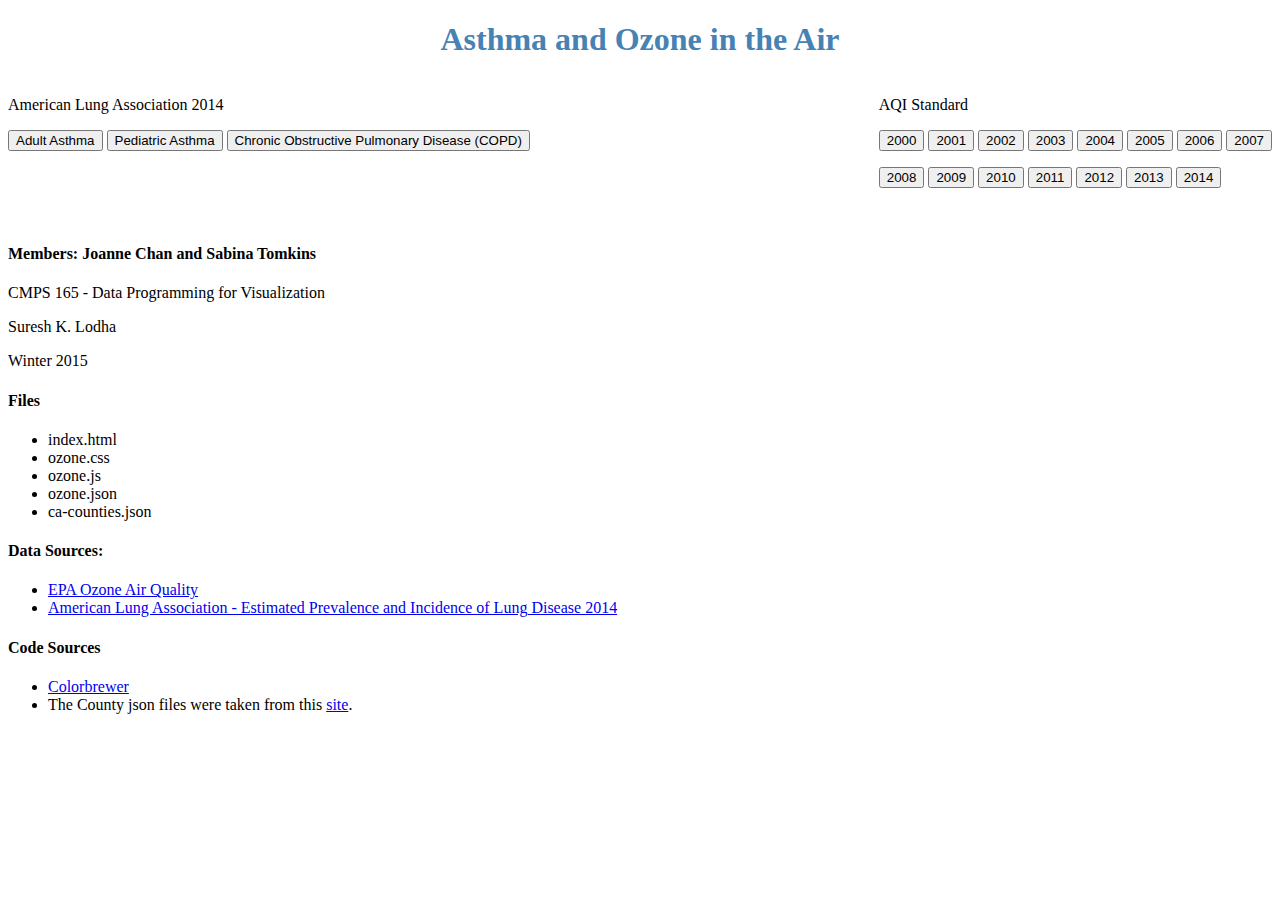
<file: OzoneInTheAir/index.html>
<!DOCTYPE html>
<html> 
  <head>
    <!-- Meta Tag -->
    <meta charset="utf-8">
    <title>Final Group Project: Phase 1</title>
    <!-- CSS Stylesheet -->
    <link rel="stylesheet" type="text/css" href="ozone.css">
    <!-- D3.js Source -->
    <script type= "text/javascript" src="https://d3js.org/d3.v3.min.js"></script>   
  
      

    </head>
  <body>
      
    
    <h1 style = "text-align:center; color:steelblue"><bold> Asthma and Ozone in the Air </bold></h1>

    <!-- need to implement the function -->
   
    
    <script src="https://d3js.org/d3.v3.min.js"></script>
    <script type= "text/javascript" src="https://d3js.org/topojson.v1.min.js"></script>
    <script src="https://d3js.org/colorbrewer.v1.min.js"></script>
    <script type="text/javascript" src="ozone.js"></script> 
      
   
     
      
      
    <div id = "buttons" >
        
        <div class="float-right">   
        <p>AQI Standard</p>
        <button id = "b1">2000</button> 
        <button id = "b2">2001</button>
        <button id = "b3">2002</button>
        <button id = "b4">2003</button>
        <button id = "b5">2004</button>
        <button id = "b6">2005</button>  
        <button id = "b7">2006</button>
        <button id = "b8">2007</button>

	  <p></p>
        <button id = "b9">2008</button>
        <button id = "b10">2009</button>
        <button id = "b11">2010</button> 
        <button id = "b12">2011</button>
        <button id = "b13">2012</button>
        <button id = "b14">2013</button>
        <button id = "b15">2014</button>
        </div>
        
           <div  class="float-left">
        <p>American Lung Association 2014</p>
        <button id = "b16">Adult Asthma</button>
        <button id = "b17">Pediatric Asthma</button>
        <button id = "b18">Chronic Obstructive Pulmonary Disease (COPD)</button>
        </div>
        
    
 <script type="text/javascript">init();</script> 
      
   

    <!-- Your code for making the maps -->


 <!--http://jsfiddle.net/sam0kqvx/24/-->     
<!--<div id="tooltip" style="display:none;position:absolute;z-index:1001;background-color:#D8BFD8;"></div>-->

<div id="tooltip" class="hidden"></div>
      </div>

      
      
      
    <!-- Submission Info -->
    <div>
        <br><br><br><br><br><br><br><br>

    
      
    <!-- Submission Info -->
    
      <h4>Members: Joanne Chan and Sabina Tomkins</h4>
    
      <p>CMPS 165 - Data Programming for Visualization</p>
      <p>Suresh K. Lodha</p>
      <p>Winter 2015</p>
      

      
    <!-- Create a list using <ul> and <li> tag -->   
    <h4>Files</h4>
    
    <ul>
      <li>index.html</li>
      <li>ozone.css</li>
      <li>ozone.js</li>
      <li>ozone.json</li>
      <li>ca-counties.json</li>
    </ul>
      
    <h4> Data Sources:</h4>
        <ul>   
            <li><a href = "https://www.airnow.gov/index.cfm?action=pubs.aqiguideozone">EPA Ozone Air Quality</a></li>
            <li><a href = "https://www.lung.org/finding-cures/our-research/trend-reports/estimated-prevalence.pdf">American Lung Association - Estimated Prevalence and Incidence of Lung Disease 2014</a></li>

        </ul>
        
    <h4>Code Sources</h4>
        <ul>
            <li><a href = "https://colorbrewer2.org/"> Colorbrewer</a></li>
            <li>The County json files were taken from this <a href="https://shancarter.github.io/ucb-dataviz-fall-2013/classes/interactive-maps/">site</a>.</li>
      
        </ul>


        
 
      </div> 
  </body>
</html>
</file>
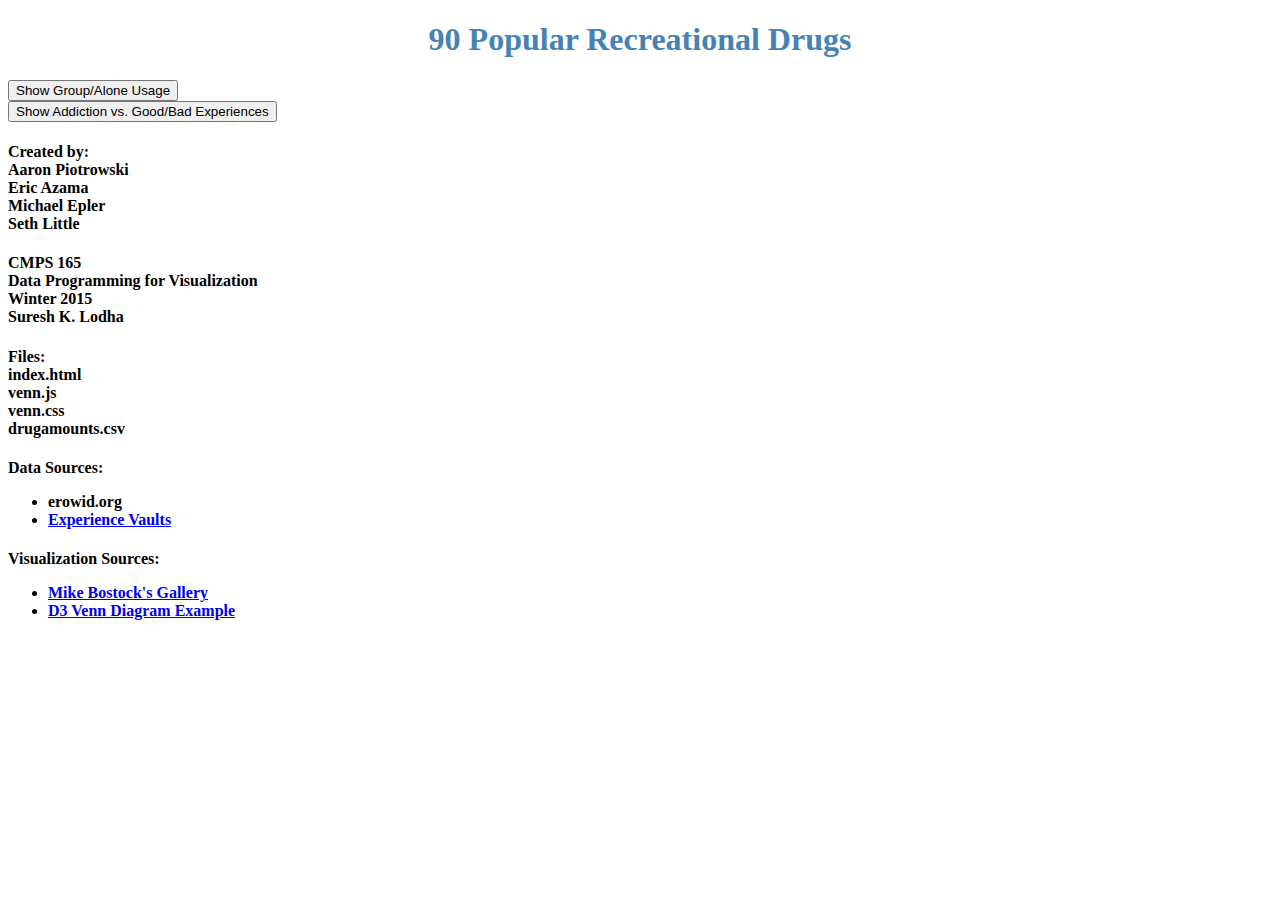
<file: PopularDrugs/index.html>
<!DOCTYPE html>
<html> 
  <head>
    <!-- Meta Tag -->
    <meta charset="utf-8">
    <title>90 Popular Recreational Drugs</title>
    <!-- CSS Stylesheet -->
    <link rel="stylesheet" type="text/css" href="venn.css">
    <!-- D3.js Source -->
    <script type= "text/javascript" src="https://d3js.org/d3.v3.min.js"></script>       
  </head>
  <body>
    
    <h1 style = "text-align:center; color:steelblue"><bold> 90 Popular Recreational Drugs </bold></h1>
      
      <body2><script type="text/javascript" src="venn.js"></script></body2>
      
    <div id="option">
    <input name="update" 
                 type="button" 
                value="Show Group/Alone Usage" 
                onclick="updateData()" />
    </div>  
    <div id="option">
    <input name="Return" 
                 type="button" 
                value="Show Addiction vs. Good/Bad Experiences" 
                onclick="original()" />
    </div> 
    <!-- Submission Info -->
    <h4>Created by:
        <li>Aaron Piotrowski</li>
        <li>Eric Azama</li>
        <li>Michael Epler</li>
        <li>Seth Little</li>
      </h4>
      
    <h4><li>CMPS 165</li>
        <li>Data Programming for Visualization</li>
        <li>Winter 2015</li>
        <li>Suresh K. Lodha</li></h4>
      
      <h4> Files: 
        <li>index.html</li>
        <li>venn.js</li>
        <li>venn.css</li>
        <li>drugamounts.csv</li>
      </h4>
      
      
    <!-- Create a list using <ul> and <li> tag -->   
    <h4>Data Sources:
    
    <ul>
      <li>erowid.org</li>
      <li><a href="https://www.erowid.org/experiences/">Experience Vaults</a></li>
    </ul></h4>
      
     <h4>Visualization Sources:
    
    <ul>
      <li><a href="https://github.com/mbostock/d3/wiki/Gallery">Mike Bostock's Gallery</a></li>
      <li><a href="https://github.com/benfred/venn.js">D3 Venn Diagram Example</a></li>
    </ul></h4>      
  </body>
</html>
</file>
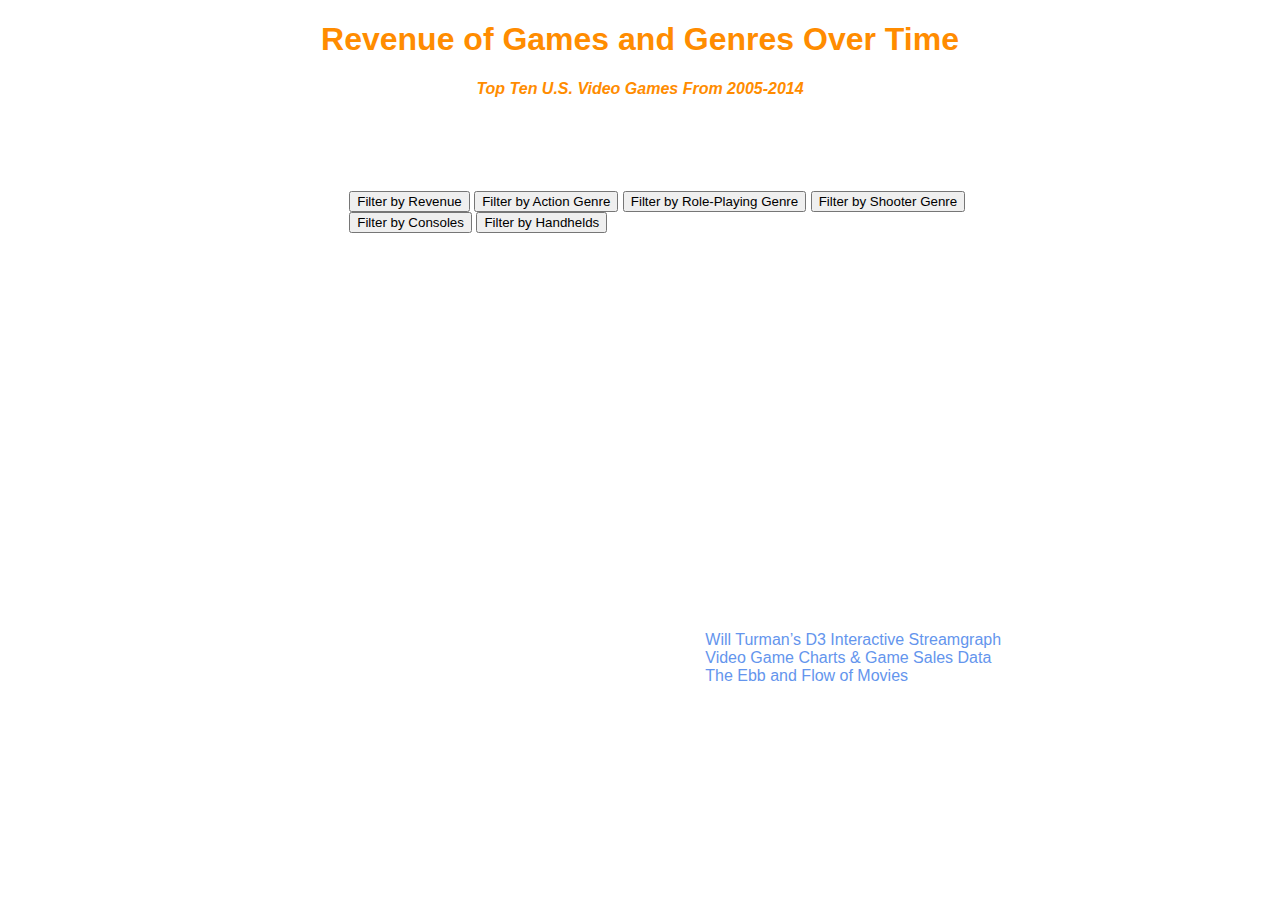
<file: RevenueOfGames/index.html>
<!DOCTYPE html>
<html>
    <head>
        <meta charset="utf-8">
        <title>Top Video Game Revenues</title>
        <link rel="stylesheet" type="text/css" href="style.css">
        <script type= "text/javascript" src="https://d3js.org/d3.v3.min.js"></script>
    </head>
    <body>
        <h1>Revenue of Games and Genres Over Time</h1>
        <!-- Adding inline CSS so the tooltip CSS isn't affected -->
        <h4 style="text-align:center; color:DarkOrange; font-weight: bold;"><em>Top Ten U.S. Video Games From 2005-2014</em></h4>
        
        <div id="our_intro" style="color: white;">
            <em>The rapid growth in consoles spikes with the 7th generation, while handheld games are seeing a slow decline (potentially due to the revolution of mobile apps). Here's a look at how video game revenue has progressed over the past decade.</em>
            </div><br>
        <div id="buttonContainer">
            <input name="updateButton" 
                type="button" 
                value="Filter by Revenue" 
                onclick="updateData()" />
            <input name="updateButton" 
                type="button" 
                value="Filter by Action Genre" 
                onclick="updateData1()" />
            <input name="updateButton" 
                type="button" 
                value="Filter by Role-Playing Genre" 
                onclick="updateData2()" />
            <input name="updateButton" 
                type="button" 
                value="Filter by Shooter Genre" 
                onclick="updateData3()" />
            <input name="updateButton" 
                type="button" 
                value="Filter by Consoles" 
                onclick="updateData4()" />
            <input name="updateButton" 
                type="button" 
                value="Filter by Handhelds" 
                onclick="updateData5()" />
        </div>
        <br>
        <div class="chart"></div>
        <script type="text/javascript" src="streamgraph.js"></script>
        <div id="d3_content">
            <br/><br/><br/><br/><br/><br/><br/><br/>
        </div>
        
        <div id="required_content">
        <h4>Created by: Evan Morrison, Brian Lee, Kelsey Coffman, Delan Diaz</h4>
        <h4>CMPS 165 - Data Programming for Visualization - Winter 2015 - Instructor: Suresh K. Lodha</h4>
        <h4>Files Submitted:</h4>
        <ul>
          <li>index.html</li>
          <li>streamgraph.js</li>
          <li>style.css</li>
          <li>data_by_action_genre.csv</li>
          <li>data_by_console.csv</li>
          <li>data_by_handhelds.csv</li>
          <li>data_by_revenue.csv</li>
          <li>data_by_rp_genre.csv</li>
          <li>data_by_shooter_genre.csv</li>
        </ul>
        <h4>References:</h4>
        <ul>
          <li><a href="https://bl.ocks.org/WillTurman/4631136">Will Turman’s D3 Interactive Streamgraph</a></li>
          <li><a href="https://www.vgchartz.com/">Video Game Charts &amp; Game Sales Data</a></li>
            <li><a href="https://www.nytimes.com/interactive/2008/02/23/movies/20080223_REVENUE_GRAPHIC.html?_r=0">The Ebb and Flow of Movies</a></li>
        </ul>    
            </div>
    </body>
</html>
</file>
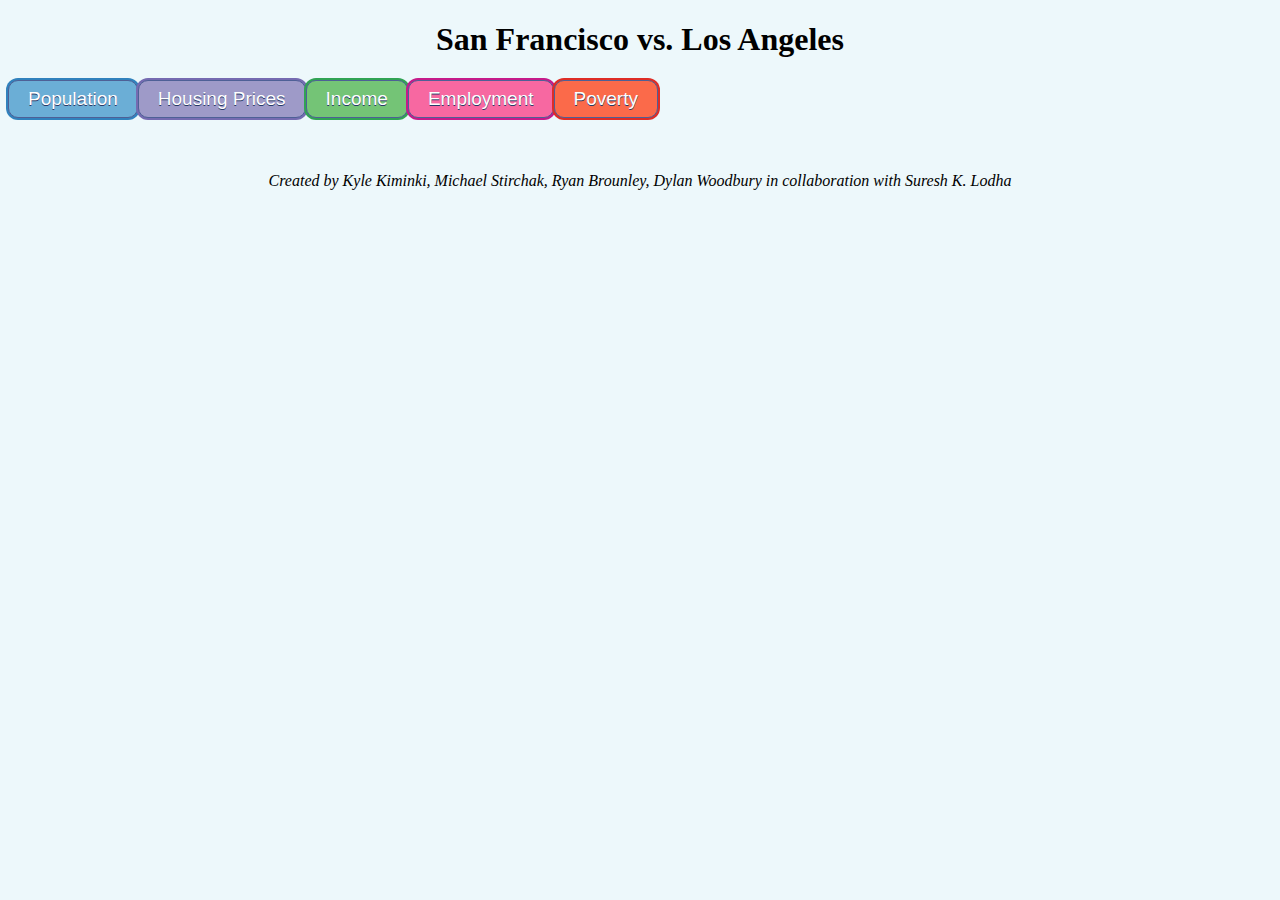
<file: SFvsLA/index.html>
<!DOCTYPE html>
<html>
   <head>
   	<title>San Francisco vs. Los Angeles</title>
   <script src="https://d3js.org/d3.v3.min.js" charset="utf-8"></script>
   <script src="https://d3js.org/topojson.v1.min.js"></script>
    <link rel="stylesheet" type="text/css" href="map.css">

   </head>
   <body>
       <h1><center>San Francisco vs. Los Angeles</center></h1>

   <script src="maps.js"></script>
   <br>
   <br>
   <br>
   <br>
   <h7><em><center>Created by Kyle Kiminki, Michael Stirchak, Ryan Brounley, Dylan Woodbury in collaboration with Suresh K. Lodha</center></em></h7>
      
    <!--<h4>Description: San Francisco vs. Los Angeles, a comparative analysis of California's two largest urban centers. </h4><br>
       
    <h4>Created for CMPS 165: Data Programming for Visualization, Winter 2015</h4>
    <h4>Instuctor: Suresh K Lodha </h4><br>
       
  	 
    <h4>Files:</h4>
    
    <ul>
      <li>index.html</li>
      <li>maps.js</li>
      <li>map.css</li>
      <li>LACountryTracts.geojson</li>
      <li>SanFrancisco.json</li>
      <li>SFData.csv</li>
      <li>LAData.csv</li>
    </ul>
      
    <h4> Sources: </h4>
    <ul>
    	<li>http://maps.latimes.com/about/ - An Overview of hot to approach creating a geomap.</li>
        <li>http://bost.ocks.org/mike/map/ - Mike Bostock's step-by-step geomap example in D3</li>
        <li>http://bl.ocks.org/mbostock/2206590 - Mike Bostock's D3 example for click-to-zoom functionality.</li>
        <li>http://www.javascript-coder.com/button/javascript-button-p1.phtml - An online tutorial for javascript buttons.</li>
        <li>http://chimera.labs.oreilly.com/books/1230000000345/ch12.html - Scott Murray's chapter on geomapping.</li>
        <li>http://bl.ocks.org/tjdecke/5558084 - idea for legend code </li>
        <li>http://vallandingham.me/shapefile_to_geojson.html - tutorial on creating geoJSONs</li>
        <li>http://boundaries.latimes.com/sets/ - LA Census Tracts GeoJSON</li>
        <li>http://factfinder.census.gov/faces/nav/jsf/pages/searchresults.xhtml?refresh=t#none - SF and LA data source</li>
    </ul>-->
   </body>
</html>
</file>
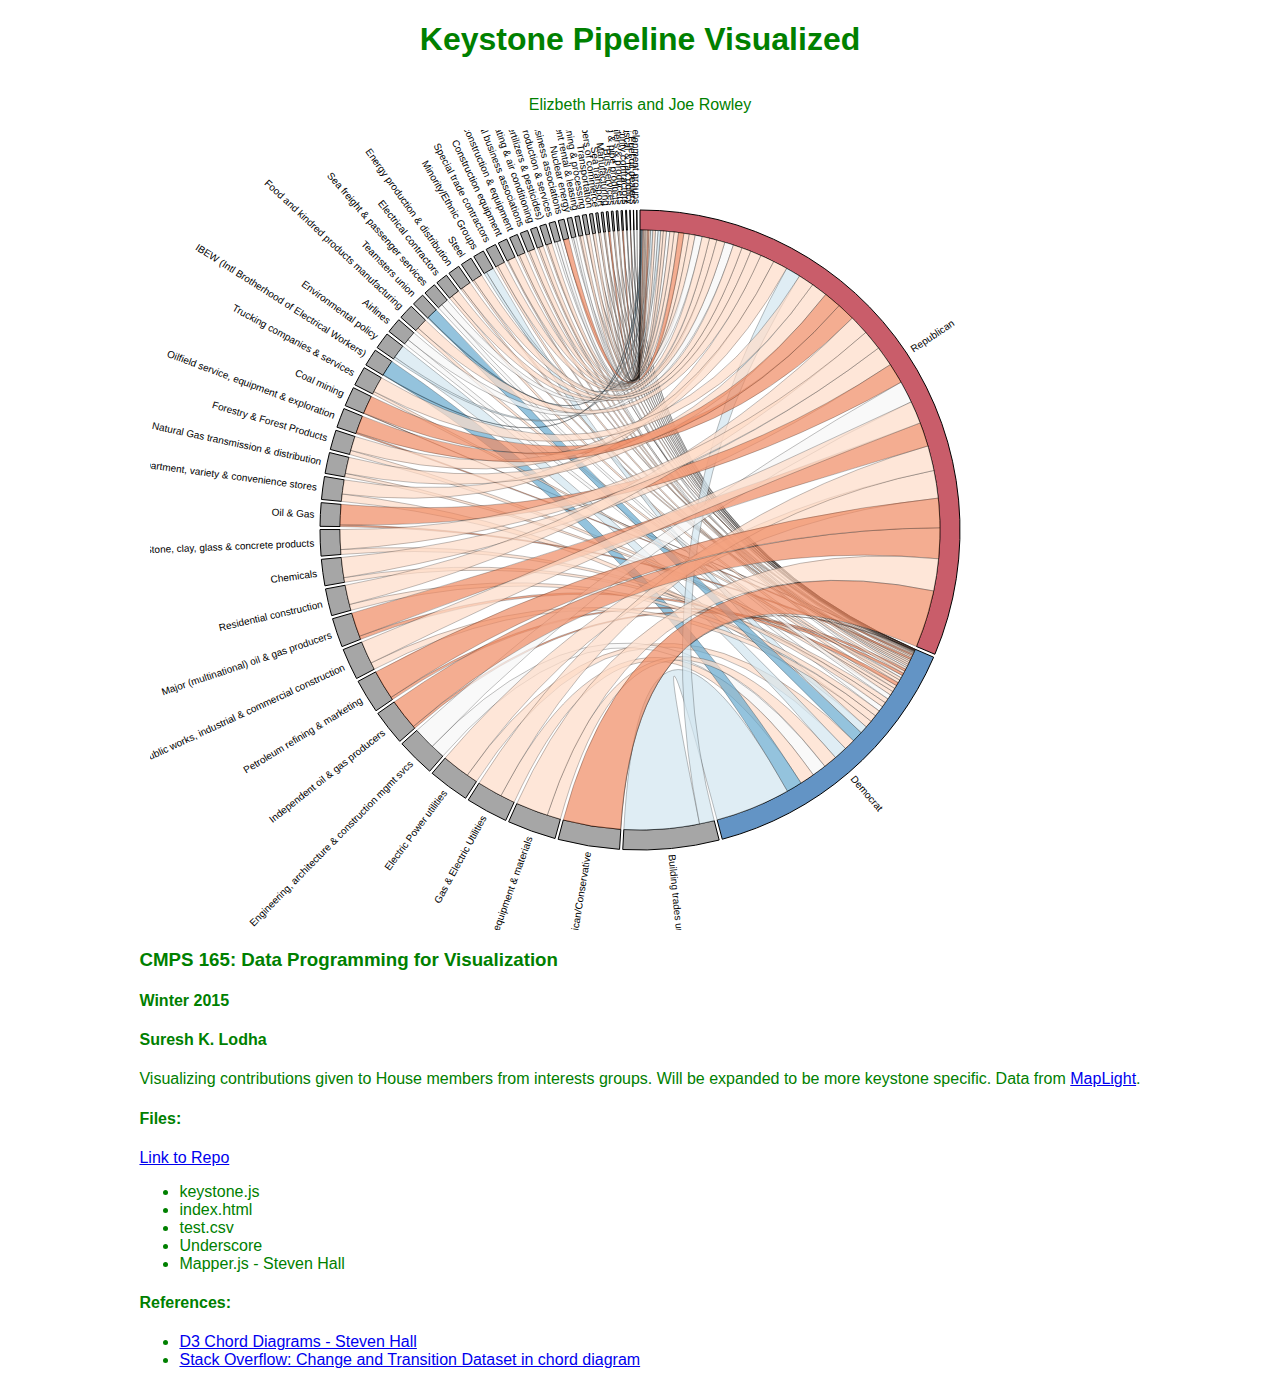
<file: KeystonePipeline/phase1.html>
<html>
	<head>
		<title>Keystone</title>
		
		<link rel="stylesheet" href="mainOld.css">
		
		
	</head>
	<body>
	<!-- 
			

	 -->
		<div id="tooltip"></div>
		<div class="box">
			<div class="A"><h1>Keystone Pipeline Visualized</h1></div>
			<div class="B"><p>Elizbeth Harris and Joe Rowley</p> </div>
			<div class="C" id="chartBox"></div>
			<div class="D" >
				<h3>CMPS 165: Data Programming for Visualization</h3>
				<h4>Winter 2015</h4>
				<h4>Suresh K. Lodha</h4>
				<p> Visualizing contributions given to House members from interests groups. Will be expanded to be more keystone specific. Data from <a href="http://maplight.org/us-congress/bill/114-hr-3/6584713/total-contributions">MapLight</a>. </p>
				<h4>Files:</h4>
				<a href="https://github.com/joer14/Keystone"> Link to Repo</a>
				<ul>
					<li>keystone.js</li>
					<li>index.html</li>
					<li>test.csv</li>
					<li>Underscore</li>
					<li>Mapper.js - Steven Hall</li>
				</ul>
				
				<h4>References:</h4>
				<ul>
				<li>
								    <a href="http://www.delimited.io/blog/2013/12/8/chord-diagrams-in-d3"> D3 Chord Diagrams - Steven Hall</a>
				</li>
				<li>
					<a href="https://stackoverflow.com/questions/21813723/change-and-transition-dataset-in-chord-diagram-with-d3"> Stack Overflow: Change and Transition Dataset in chord diagram
				</li>
				</ul>
			    	
			</div>
			
		</div>
	
	</body>
	<script src="d3.js" charset="utf-8"></script>
    <script src="lib/underscore.js"></script>
    <script src="mapper.js"></script>
    <script src="keystonePhaseOne.js"></script>
	
</html>
</file>
<file: BrainMapping/brainstructure.css>
/* Few styling segments were obtained from: http://mbostock.github.io/d3/talk/20111018/partition.html*/

table {
    border-spacing: 15px;
}

.chart {
  display: block;
  margin: auto;
  margin-top: 60px;
  font-size: 11px;
}

rect {
  stroke: #eee;
  fill: #aaa;
  fill-opacity: .8;
}

rect.parent {
  cursor: pointer;
  fill: steelblue;
}

text {
  pointer-events: none;
}



#chart, #header, #footer {
  top: 0;
}



#header, #footer {
  z-index: 1;
  display: block;
  font-size: 36px;
  font-weight: 300;
  text-shadow: 0 1px 0 #fff;
}

#header.inverted, #footer.inverted {
  color: #fff;
  text-shadow: 0 1px 4px #000;
}

#header {
  top: 80px;
  left: 140px;
  width: 1000px;
}

#footer {
  top: 680px;
  right: 140px;
  text-align: right;
}

rect {
  fill: none;
  pointer-events: all;
}

pre {
  font-size: 18px;
}

line {
  stroke: #000;
  stroke-width: 1.5px;
}

.string, .regexp {
  color: #f39;
}

.keyword {
  color: #00c;
}

.comment {
  color: #777;
  font-style: oblique;
}

.number {
  color: #369;
}

.class, .special {
  color: #1181B8;
}

a:link, a:visited {
  color: #000;
  text-decoration: none;
}

a:hover {
  color: #666;
}

.hint {
  position: absolute;
  right: 0;
  width: 1280px;
  font-size: 12px;
  color: #999;
}

path {
  stroke-width: 2;
  stroke: black;
}

.hover {
  stroke-width: 20;
}

#brain {
  width: 500;
  height: 500;
  border: 2px solid #D5D5D5;
}
#icicle {
  position: relative
  border: 2px solid #D5D5D5;
}

.node {
  fill: #ddd;
  stroke: #fff;
}

.label {
  font: 10px sans-serif;
  text-anchor: start;
}

.link {
  stroke: red;
  stroke-opacity: .5;
  fill: none;
}


/* Toolitp was adapted from: http://bl.ocks.org/Caged/6476579 */
#tooltip {
  position: absolute;
  width: 260px;
  height: auto;
  padding: 10px;
  background-color: white;
  -webkit-border-radius: 10px;
  -moz-border-radius: 10px;
  border-radius: 10px;
  -webkit-box-shadow: 4px 4px 10px rgba(0, 0, 0, 0.4);
  -moz-box-shadow: 4px 4px 10px rgba(0, 0, 0, 0.4);
  box-shadow: 4px 4px 10px rgba(0, 0, 0, 0.4);
  pointer-events: none;
}

#tooltip.hidden {
  display: none;
}
</file>
<file: FruitsAndVegetables/style.css>
/* Entire page selector */
    * {
      font-family: 'Helvetica Neue', Helvetica, Arial, sans-serif;
    }
    body {
      background-color: #fff;
      margin: 0px;
    }
    /* Main HTML sections */
    #header {
      height: 55px;
      margin: 0px;
      margin-bottom: 35px;
    }
    #header h1 {
      text-align: center;
      padding-top: 25px;
      margin: 0px;
      font-weight:normal;
      color: #212121;
    }
    #header h4 {
      text-align: center;
      padding-top: 10px;
      font-size: 14px;
      margin: 0px;
      color: #666;
      font-style: italic;
      font-weight:normal;
    }
    #main-container {
      min-width: 600px;
      height:550px;
    }
    #display {
      display: inline-block;
      box-shadow: 0px 0px 2px 2px rgb(240,240,240);
      border-radius: 2px;
      margin-left: auto;
      margin-right: auto;
      min-width: 350px;
      width: 65%;
    }
    #display-header {
      padding: 12px;
      font-size: 18px;
              border-bottom: 1.5px solid #ddd;

    }
    #sidebar {
      width: 380px;
      float: right;
      display: inline-block;
    }
    #nutrients {
      margin-top: 50px;
      display:inline-block;
      float: right;
      width: 50%
    }
    #info {
      box-shadow: 0px 0px 2px 2px rgb(240,240,240);
      border-radius: 2px;
      padding: 10px;
      margin: 20px 0px;
      width: 870px;
    }
  
    /* Force-scale styles */
    .force-scale {
        height: 500px;
        /*border: 1px solid red;*/
        width: 100%;
        
    }
    .force-scale-node circle {
        stroke-width: 1.5px;
    }
    .force-text {
        font-family: Helvetica, sans-serif;
        font-size: 32px;
    }
    
    /* Nutrients box div */
    .food-overview {
        position: absolute;
        line-height: 1;
        font-weight: bold;
        padding: 8px;
        background-color: rgba(0, 0, 0, 0.7);
        color: #fff;
        border-radius: 10px;
    }
    .food-overview-food {
        font-size: 18px;
        color: #FF3030;
    }
    .food-overview-serving {
        float: right;
    }
    .food-overview.hidden {
        display: none;
    }
    
    /* Selection Menu */
    .menu-item {
        font-size: 30px;
        display: inline-block;
        cursor: default;
        padding: 10px;
        margin: 0px;
        border: 1px solid;
        border-right: 0px;
        border-color: #1F003D;
        background-color: rgba(0, 0, 0, 0.7);
        color: #fff;
        -webkit-user-select: none; /* Chrome/Safari */        
        -moz-user-select: none; /* Firefox */
        -ms-user-select: none; /* IE10+ */    
    }
  
    .page-container {
      min-width: 600px;
      width: 90%;
      margin: auto;
      margin-top: 30px;
      padding: 20px;
    }
    
    /* Selected Foods */
    .selected-food-item{
        overflow: auto;
        background-color: #fafafa;
        border-top: 1px solid #ebebeb;
        font-size: 13px;
        padding: 0px 15px;
    }
  
    .selected-food-item img {
      vertical-align:middle;
      margin-left: -10px;
      margin-right: 5px;
      width: 35px;
      height: 35px;
    }    
    .selected-food-serving{
        padding-right:5px;
        float: right;
        text-align: left;
        line-height: 35px;
    }
    
    .selected-food-control{
        float: right;
        display: inline;
        line-height: 35px;
    }
    
    .selected-plusminus{
        font-family: "Lucida Console", Monaco, monospace;
        font-size: 10px;
        display: inline;
        cursor: default;
        margin-left: 3px;
        padding-top: 5px;
        padding-bottom: 5px;
        padding-left: 10px;
        padding-right: 10px;
        font-weight: bold;
        color: #fefefe;
        border-radius: 3px;
        background-color: rgba(50,50,50, 0.5);
        -webkit-user-select: none; /* Chrome/Safari */        
        -moz-user-select: none; /* Firefox */
        -ms-user-select: none; /* IE10+ */    
    }
  
    /* GDA Section */
    #gda {
        box-shadow: 0px 0px 2px 2px rgb(240,240,240);
        border-radius: 2px;
        color: #000;
        width: 90%;
        display:inline-block;
    }
    #gda-slider {
      display:inline-block;
      border: none;
      margin-right:10px;
      width: 5px;
      background-color:#ccc;
      margin-bottom:65px;
      height: 210px;
    }
    .gda-header {
        padding: 12px;
        font-size: 18px;
        border-bottom: 1.5px solid #ddd;
    }
    .gda-nutrient-container {
        overflow: auto;
        background-color: #fafafa;
        border-top: 1px solid #ebebeb;
        font-size: 13px;
        padding: 6px 15px;
    }
    .gda-nutrient {
      font-weight: bold;
    }
    .gda-amount {
      padding-left: 6px;
    }
    .gda-percentage {
        float: right;
    }
  
    /* Vitamin Container */
    .vitamin-container {
      padding: 0px;
    }
    #vitaminA-container {
        border-top: 2px solid #ddd;
    }
    .vitamin-container div {
      display: inline-block;
      -webkit-box-sizing: border-box; /* Safari/Chrome, other WebKit */
      -moz-box-sizing: border-box;    /* Firefox, other Gecko */
      box-sizing: border-box;         /* Opera/IE 8+ */
    }
    .vitamin-container div:first-child {
      margin-right: 5%;
      padding: 6px 6px 6px 15px;
      width: 50%;
    }
    .vitamin-container div:nth-child(2) {
      padding: 6px 15px 6px 6px;
      width: 45%;
    }
    .vitamin-container .gda-nutrient {
      font-weight: normal;
    }
    .vitamin-container .gda-amount {
      display: none;
    }
  
    /* Selection Section */
  
    #selected {
      margin-top: 30px;
      box-shadow: 0px 0px 2px 2px rgb(240,240,240);
      border-radius: 2px;
      display: table;
      color: #000;
      width: 90%;
      margin-left:18px;
    }
  
    /* X Axis */
    .xaxis path,
    .xaxis line {
      fill: none;
      stroke: black;
      shape-rendering: crispEdges;
    }
    .xaxis text{
      font-family: sans-serif;
      font-size: 11px;
    }
  .d3-slider {
    position: relative;
    font-family: Verdana,Arial,sans-serif;
    font-size: 1.1em;
    border: 1px solid #aaaaaa;
    z-index: 2;
    }


    .d3-slider-range {
      background:#2980b9;
      left:0px;
      right:0px;
      height: 0.8em;
      position: absolute;
    }

    .d3-slider-range-vertical {
      background:#2980b9;
      left:0px;
      right:0px;
      position: absolute;
      top:0;
    }

    .d3-slider-vertical {
        width: .8em;
        height: 100px;
    }      

    .d3-slider-handle {
        position: absolute;
        width: 1.2em;
        height: 1.2em;
        border: 1px solid #d3d3d3;
        border-radius: 4px;
        background: #eee;
        background: linear-gradient(to bottom, #eee 0%, #ddd 100%);
        z-index: 3;
    }

    .d3-slider-handle:hover {
        border: 1px solid #999999;
    }

    .d3-slider-axis {
        position: relative;
        z-index: 1;    
    }


    .d3-slider-axis path {
        stroke-width: 0;
        fill: none;
    }

    .d3-slider-axis line {
        fill: none;
        stroke: #aaa;
        shape-rendering: crispEdges;
    }

    .d3-slider-vertical .d3-slider-handle {
        left: -8px;
        margin-left: 0;
        margin-bottom: -.6em;      
    }
</file>
<file: GuitarEdition/style.css>
body {
  width: 880px;
  margin: 0 auto;
  background-color: black;
 /* background-image: url("FinProjbackground.jpg"); */
}
    
circle,
path {
  cursor: pointer;
}

circle {
  fill: none;
  pointer-events: all;
}

#tooltip { 
            position: absolute;
        width: auto;
        height: auto;
        padding: 10px;
        background-color: white;
        -webkit-border-radius: 10px;
        -moz-border-radius: 10px;
        border-radius: 10px;
        -webkit-box-shadow: 4px 4px 10px rgba(0, 0, 0, 0.4);
        -moz-box-shadow: 4px 4px 10px rgba(0, 0, 0, 0.4);
        box-shadow: 4px 4px 10px rgba(0, 0, 0, 0.4);
        pointer-events: none;
        }

html {
	font-family: sans-serif;
}

pre {
    font-family: sans-serif;
    font-size: 16px;
}
</file>
<file: KeystonePipeline/main.css>
body {
  font-family: 'Helvetica' 'Arial', sans-serif;
  
}

h1{
	color: black;
}

html, body {
    height: 100%;
}
body {
    margin: 0;
}
.box {

	display: flex;
	flex-flow:  column nowrap;
	justify-content: center;
	align-content: center ;
	align-items: center;
}

.A {

	order: 1
	 flex:  0 ;
	flex-grow: 0 ;
	flex-shrink:0 ;
	flex-basis: auto;
	align-self: auto;
	min-width:  0;
	min-height: auto;

}
.B {

	order: 2
	 flex:  0 ;
	flex-grow: 0 ;
	flex-shrink:0 ;
	flex-basis: auto;
	align-self: auto;
	min-width:  0;
	min-height: auto;

}
.C {

	order: 3
	flex:  0 ;
    font-size: 12px;
	flex-grow: 0 ;
	flex-shrink:0 ;
	flex-basis: auto;
	align-self: auto;
	min-width:  0;
	min-height: auto;


}
.D {

	order: 4
	 flex:  1 ;
	flex-grow: 0 ;
	flex-shrink:0 ;
	flex-basis: auto;
	align-self: auto;
	min-width:  0;
	min-height: auto;

}
.E {

	order: 5
	 flex:  1 ;
	flex-grow: 0 ;
	flex-shrink:0 ;
	flex-basis: auto;
	align-self: auto;
	min-width:  0;
	min-height: auto;
    font-size: 10pt;

}
.F {

	order: 6
	 flex:  1 ;
	flex-grow: 0 ;
	flex-shrink:0 ;
	flex-basis: auto;
	align-self: auto;
	min-width:  0;
	min-height: auto;

}
.flexcontainer {
   display: -webkit-flex;
   display: flex;
   -webkit-flex-direction: row /* works with row or column */
   flex-direction: row;
   -webkit-align-items: center;
   align-items: center;
   -webkit-justify-content: center;
   justify-content: center;
   
}

#infoBox{
    font-size: 10pt;
}

#chordDiagram {
   /* This will be twice as big as the small item. */
   /*-webkit-flex: 2 0 0; */
   /*flex: 2 0 0; */
   min-width: 900px;
   max-width: 900px;
   min-height: 500px;
}
.legend{
    
}

#leftCol {
   /*flex: 1 1 0;*/
   flex-direction: column;
   max-width: 200px;
   min-width: 200px;
   min-height: 500px

}
#leftCol2 {
   /*flex: 1 1 0;*/
   flex-direction: column;
   max-width: 100px;
   min-width: 400px;
   min-height: 500px

}
#main {
    flex-direction: column;
    align-self: flex-start;
}
#source{
    text-align: right;
}

#houseBox {
   /*flex: 0 0 0;*/
   /*align-self: flex-start;*/
   min-height: 200px;
   color: black;
}
#houseBox2{
   /*flex: 0 0 0;*/
   /*align-self: flex-start;*/
   min-height: 200px;
   color: black;
}
.aGroup{
    font-size: 10pt;
}
.democrat{
	color :rgb(33, 102, 172);
}
.republican{
	color:rgb(178, 24, 43);
}
#infoBox{
   /*flex: 0 0 0;*/
   /*align-self: flex-end;*/
}
.ac{
	text-align:center;
}
.ar{
	text-align:right;
}
.al{
	text-align:left;
}
#tooltip {
        color: white;
        opacity: .9;
        background: #333;
        padding: 5px;
        border: 1px solid lightgrey;
        border-radius: 5px;
        position: absolute;
        z-index: 10;
        visibility: hidden;
        pointer-events: none;
      }
      #circle circle {
        fill: none;
        pointer-events: all;
      }
      .group path {
        fill-opacity: .7;
      }
      .chord {
        fill-opacity: .7;
        stroke-width: .25px;
      }
      #circle:hover path.fade {
        display: none;
      }
}


.axis path,
.axis line {
  fill: none;
  stroke: #000;
  shape-rendering: crispEdges;
}

.bar {
  fill: steelblue;
}

.x.axis path {
  display: none;
}
</file>
<file: LanguageofControversy/langStyle.css>
#book {
    position:relative;
    background-image: url("images/flip.png");
    width:974px;
    height:641px; 
    text-align: center;
}

@font-face{
    font-family: Orator Std;
    src: url(OratorStd.otf);
}

#title {
    width: 80px;
    word-wrap: break-word;
    position:absolute;
    top: 20px;
    left: -25px;
    float: left;
    text-align: left;
    font-family: Orator Std;
    font-size: 13px;

}

#title li {
    margin-bottom: 39px;
    line-height: 10px;
}

#title li:hover {
    color: orange;
}

#svg {
    position: relative;
    top: -600px;
    right: -195px;
    /*float: right;*/
   
 }

.tooltip {
  position: absolute;
  text-align: left;
  width: 120px;
  height: 60px;
  padding: 8px;
  font: 20px monotype corsiva;
  background: #ddd;

  border-radius: 8px;
  pointer-events: none;
}

#img {
  position: relative;
  top: -10px;
  left: -25px;
}
</file>
<file: MapOfGods/Map_of_the_Gods.css>
body {
   background-image: url("http://backgroundimages.eu/albums/background/papyrus-old-stationery.jpg");
   background-size: cover;    
}

.stroke {
  fill: none;
  stroke: #000;
  stroke-width: 3px;
}

.fill {
  fill: #fff;
}

.graticule {
  fill: none;
  stroke: #777;
  stroke-width: .5px;
  stroke-opacity: .5;
}

.land {
  fill: #222;
}

.boundary {
  fill: none;
  stroke: #fff;
  stroke-width: .5px;
}
.tooltip {
    position: absolute;
    line-height: 1;
    font-weight: bold;
    padding: 12px;
    background-image: url("http://backgroundimages.eu/albums/background/papyrus-old-stationery.jpg");
    border-right: 10px;
    top:100px;
    color: #000;
    border-radius: 4px;
    width: 125px;/*tooltip width
  
}
</file>
<file: Measles/measles.css>
body {
    margin: 10;
    align-content: left;
    /* text-align: center;
      overflow: hidden; */
    font-family: monospace;
}

svg {
    font: 10px sans-serif;
    padding-bottom: 10px;
}

.caption {
    color: blue;
    font-size: 10px;
    font-weight: normal;
    font-family: monospace;
}

.key path {
    display: none;
}

.key line {
    stroke: #000;
    shape-rendering: crispEdges;
}

h1 {
    text-align: left;
    padding-left: 200px;
    padding-bottom: 0px;
    font-size: 35px;
    font-family: monospace;
}

h4 {
    font-family: monospace;
}

.axis {
    font: 10px sans-serif;
    -webkit-user-select: none;
    -moz-user-select: none;
    user-select: none;
}

.axis .domain {
    fill: none;
    stroke: #000;
    stroke-opacity: .3;
    stroke-width: 10px;
    stroke-linecap: round;
}

.axis .halo {
    fill: none;
    stroke: #ddd;
    stroke-width: 8px;
    stroke-linecap: round;
}

.slider .handle {
    fill: #fff;
    stroke: #000;
    stroke-opacity: .5;
    stroke-width: 1.25px;
    cursor: crosshair;
}

.dot {
  opacity: .4;
}

#tooltip {
    position: absolute;
    width: 200px;
    height: auto;
    padding: 10px;
    background-color: white;
    -webkit-border-radius: 10px;
    -moz-border-radius: 10px;
    border-radius: 10px;
    -webkit-box-shadow: 4px 4px 10px rgba(0, 0, 0, 0.4);
    -moz-box-shadow: 4px 4px 10px rgba(0, 0, 0, 0.4);
    box-shadow: 4px 4px 10px rgba(0, 0, 0, 0.4);
    pointer-events: none;
}

#tooltip.hidden {
    display: none;
}

#tooltip p {
    margin: 0;
    font-family: sans-serif;
    font-size: 16px;
    line-height: 20px;
}

text {
    stroke: black;
    stroke-width: 0.5px;
    fill: #000000;
    font-size: .7em;
    font-family:sans-serif;
}

.label {
    fill: "black";
}

//Add Tooltip Style here 
rect:hover {
    fill: orange;
}

 #slider {
    padding-bottom: 5px;
    width: 550px;
}

div{
    padding-left: 150px;
}
</file>
<file: NightsInVegas/css/vegas_stylesheet.css>
/* CSS for Body */
body {
    font-family: sans-serif;
    background-color: #F0F8FF;
}

/* CSS for the index title "A Thousand Nights in Vegas */
.maintitle {
    width: 1800px;
    height: 75px;
    text-align: center;
    margin: 0 auto;
    font-size: 25px;
    text-shadow: 1px 1px 1px #000;
}

.maintitle strong {
    color: red;
    border-radius: 25px;
    padding: 10px;
    border:1px dashed #333;
    background-color: #eee;
}

/* CSS for simulation container */
.simcontainer {
    height: 800px;
    width: 1800px;
    margin: 0 auto;
    text-shadow: 0.5px 0.5px 0.5px #000;
}

/* CSS for user game options */
.optioncontainer {
    height: 800px;
    width: 544px;
    float: left;
    margin: 0px;
    background-color:#3366CC;
    font-size: 12px;
    border-top: 2px solid #ddd;
}

.tooltip {
    width: 542px;
    height: 280px;
    text-align: center;
}

.tooltipimg {
    float: right;
    height: 250px;
    width: 200px;
    margin-top: 30px;
}

.tooltiptext {
    float: left;
    height: 280px;
    width: 342px;
}

#gamecontainer {
    width: 100%;
    text-align: center;
}

#hiddengames {
    font-size: 20px;
    padding-bottom: 10px;
}

#rulescontainer {
    width: 400px;
    text-align: center;
    margin: -60px 0 0 170px;
}

#hiddenrules {
    font-size: 20px;
}

#strategycontainer {
    width: 100%;
    text-align: center;
}

#hiddenstrategies {
    font-size: 20px;
    padding-bottom: 10px;
}

.clickAppear {
    cursor: pointer;
    -webkit-transition: all 0.7s;
    -moz-transition: all 0.7s;
    -ms-transition: all 0.7s;
    -o-transition: all 0.7s;
    transition: all 0.7s;
}

.clickAppear:hover {
    background-color: #333;
    color: #eee;
    -webkit-transition: all 0.5s;
    -moz-transition: all 0.5s;
    -ms-transition: all 0.5s;
    -o-transition: all 0.5s;
    transition: all 0.5s;
}

/* CSS for the graph */
.graphcontainer {
    height: 800px;
    width: 1256px;
    float: right;
    background-color: #ADD8E6;
    border-top: 2px solid #ddd;
}

path{
    stroke: grey;
    stroke-width: 2;
    fill: none;
    opacity:0.2;
    shape-rendering: crispEdges;
}

.brokeLine{
    stroke:darkred;
    stroke-width: 2;
    fill: none;
    opacity:0.2;
}

path:hover{
    opacity:1;
    stroke-width:4;
}

.ave{
    stroke: black;
    stroke-width: 2;
    fill: none;
    opacity:1;
}

.axis text {
    font-size: 15px;
}

.axis line {
    fill: none;
    stroke: black;
    shape-rendering: crispEdges;
}

.grid .tick {
    stroke: #333;
    stroke-opacity: 0.4;
    shape-rendering: crispEdges;
    stroke-width: 1;
}

.grid path {
    stroke-width: 1;
    stroke: none;
}

.histbar rect{
    fill:#79b;
    -webkit-transition: all 0.2s;
    -moz-transition: all 0.2s;
    -ms-transition: all 0.2s;
    -o-transition: all 0.2s;
    transition: all 0.2s;
}

.histbar rect:hover {
    cursor: pointer;
    stroke:black;
    stroke-width:1;
    -webkit-transition: all 0.2s;
    -moz-transition: all 0.2s;
    -ms-transition: all 0.2s;
    -o-transition: all 0.2s;
    transition: all 0.2s;
}

/* CSS for additional info */
.additionalinfo {
    width: 1800px;
    height: 230px;
    margin: 0 auto;
    text-align: left;
    background-color:#6699FF;
    margin-bottom: 30px;
}

#memberslist {
    float: left;
    width: 150px;
    height: 100%;
    padding-left: 40px;
}

#classinfolist {
    float: left;
    width: 390px;
    height: 100%;
}

#filesubmitlist {
    float: left;
    width: 250px;
    height: 100%;
}

#resourceslist {
    float: left;
    width: 450px;
    height: 100%;
}
</file>
<file: OzoneInTheAir/ozone.css>
/*all CSS below taken from http://bl.ocks.org/mbostock/5562380*/

svg {
  font: 10px sans-serif;
}
/*http://stackoverflow.com/questions/3898329/creating-two-div-right-next-to-each-other-on-css*/
.float-left
{
  float: left;
}

.float-right
{
  float: right;
}
.wrapper
{
  width: 500px;
}

#container {
/*    display: inline-block;*/
    position: relative;
    width: 100%;
}
 #vis {
    margin: 0 auto;
    max-width: 960px;
    width: 100%;
}
#vis div {
    float: left;
    position: relative;
}   

#container right {
    position: absolute;
    right: 0px;
    max-width: 35%;
}

#container left {
    position: absolute;
    left: 0px;
    max-width: 35%;
}

#section {
    width:350px;
    float:left;
    padding:10px; 
}
#button{
 float:left;   
}
.caption {
  font-weight: bold;
}

.key path {
  display: none;
}

.key line {
  stroke: #000;
  shape-rendering: crispEdges;
}

.county-border {
  fill: none;
  stroke: #000;
  stroke-opacity: .3;
}
/*From the textbook: http://chimera.labs.oreilly.com/books/1230000000345/ch10.html#_html_div_tooltips*/
#tooltip {
        position: absolute;
        width: 100px;
        height: auto;
        padding: 10px;
        background-color: #D8BFD8;
        -webkit-border-radius: 5px;
        -moz-border-radius: 5px;
        border-radius: 5px;
        -webkit-box-shadow: 4px 4px 6px rgba(0, 0, 0, 0.4);
        -moz-box-shadow: 4px 4px 6px rgba(0, 0, 0, 0.4);
        box-shadow: 4px 4px 6px rgba(0, 0, 0, 0.4);
        pointer-events: none;
}

#tooltip.hidden {
        display: none;
}

#tooltip p {
        margin: 0;
        font-family: sans-serif;
        font-size: 16px;
        line-height: 20px;
}
</file>
<file: PopularDrugs/venn.css>
body {
  fontfamily: sans-serif;
  color: #000000;
}

.axis path,
.axis line {
  fill: none;
  stroke: black;
  shape-rendering: crispEdges;
}
.axis text{
  font-family: sans-serif;
  font-size: 11px;
}

.dot {
  opacity: .0;
}

text {
    stroke: black;
    stroke-width: 0.5px;
    fill: #000000;
    /*font-size: 1.5em;*/
    font-family:sans-serif;
}

.label {
    fill: "black";
}

.labelTop {

}
.labelBottom {

}
.labelLeft {

}
.labelRight {

}

.lineVertical{
    stroke: "lightgrey";
}

.lineVerticalLabel{
    fill: "grey";
}


.tooltip {
  position: absolute;
  width: 236px;
  height: 115px;
  pointer-events: none;
  background-color: white;
    border-radius: 10px;
    padding: 10px;
}
</file>
<file: RevenueOfGames/style.css>
body {
  font: 16px sans-serif;
  background: url(http://people.ucsc.edu/~kercoffm/1928853.jpg) repeat-x;
  background-repeat: repeat-y;
}

.axis path, .axis line {
  fill: none;
  stroke: black;
  shape-rendering: crispEdges;
}

.axis text{
  font-family: sans-serif;
  font-size: 11px;
}


text {
    stroke: black;
    stroke-width: 0.5px;
    fill: #000000;
    font-size: .7em;
    font-family:sans-serif;
}

#our_intro {
    text-align: center;
    width: 60%;
    margin-left: auto;
    margin-right: auto;
}

h1 {
    text-align:center; 
    color:DarkOrange;
    font-weight: bold;
}

b {
    font-weight:bold;
}

h4, h5 {
    color: white;
}
h5 {
    text-decoration: underline;
    font-weight: bold;
}

ul {
    color: white;
}

a {
    color: CornflowerBlue;
    text-decoration: none;
}
a:link{
    color: CornflowerBlue;
    text-decoration: none;
}
a:hover{
    color: DarkOrange;
    text-decoration: underline;
    
}
a:visited {
    color: DarkOrange;
    text-decoration: none;
}

.label {
    fill: "black";
}

/*Background color is to make mousemove function more visible.*/
.chart { 
  background: #DCDCDC;
}

p {
  font: 12px helvetica;
}

.axis path, .axis line {
  fill: none;
  stroke: #000;
  stroke-width: 2px;
  shape-rendering: crispEdges;
}

button {
  position: absolute;
  right: 50px;
  top: 10px;
}

#required_content{
    float: right;
    width: 48%;
}

#legend{
    float: right;
    width: 48%;
    color: white;
}

#d3_content{
    float: left;
    width: 48%;
    color: white;
}

#tooltip_placement {
    
}

#buttonContainer{
    margin-left: 27%;
    margin-right: 23%;
    width: 50%;
}
</file>
<file: SFvsLA/map.css>
/*div.tooltip {
  position: absolute;	
  text-align: left;	
  width: 140px;	
  height: 60px;		
  padding: 2px;	
  font: 12px sans-serif bold;	
  background: rgba(255,255,255,.90);
  border: 1px solid #999;
  border-radius: 3px;
}*/

head {
    background: #edf8fb;
}

body {
    background: #edf8fb;
}

div.tooltip {
    position: absolute;
    width: 200;
    height: 200;
    padding: 10px;
    background-color: #E5E5E5;
    -webkit-border-radius: 10px;
    -moz-border-radius: 10px;
    border-radius: 10px;
    pointer-events: none;
}

h1 { 
    text-align: center;
    /*font-family: "Goudy Old Style" serif;*/
    font-family: 'Goudy Old Style', Garamond, 'Big Caslon', 'Times New Roman', serif;
}

.PopButton {
-moz-box-shadow: 0px 0px 0px 2px #3182bd;
	-webkit-box-shadow: 0px 0px 0px 2px #3182bd;
	box-shadow: 0px 0px 0px 2px #3182bd;
	background-color:#6baed6;
	-moz-border-radius:10px;
	-webkit-border-radius:10px;
	border-radius:10px;
	border:1px solid #4e6096;
	display:inline-block;
	cursor:pointer;
	color:#ffffff;
	font-family:arial;
	font-size:19px;
	padding:7px 19px;
	text-decoration:none;
	text-shadow:0px 1px 0px #283966;
}

.PopButton:hover {
  background-color: #08519c;
  text-decoration: none;
}

.HouseButton {
	-moz-box-shadow: 0px 0px 0px 2px #756bb1;
	-webkit-box-shadow: 0px 0px 0px 2px #756bb1;
	box-shadow: 0px 0px 0px 2px #756bb1;
	background-color:#9e9ac8;
	-moz-border-radius:10px;
	-webkit-border-radius:10px;
	border-radius:10px;
	border:1px solid #4e6096;
	display:inline-block;
	cursor:pointer;
	color:#ffffff;
	font-family:arial;
	font-size:19px;
	padding:7px 19px;
	text-decoration:none;
	text-shadow:0px 1px 0px #283966;
}

.HouseButton:hover {
  background: #54278f;
  text-decoration: none;
}

.IncomeButton {
	-moz-box-shadow: 0px 0px 0px 2px rgb(49,163,84);
	-webkit-box-shadow: 0px 0px 0px 2px rgb(49,163,84);
	box-shadow: 0px 0px 0px 2px rgb(49,163,84);
	background-color:rgb(116,196,118);
	-moz-border-radius:10px;
	-webkit-border-radius:10px;
	border-radius:10px;
	border:1px solid #4e6096;
	display:inline-block;
	cursor:pointer;
	color:#ffffff;
	font-family:arial;
	font-size:19px;
	padding:7px 19px;
	text-decoration:none;
	text-shadow:0px 1px 0px #283966;
}

.IncomeButton:hover {
  background: rgb(0,109,44);
  text-decoration: none;
}

.EmploymentButton {
	-moz-box-shadow: 0px 0px 0px 2px #c51b8a;
	-webkit-box-shadow: 0px 0px 0px 2px #c51b8a;
	box-shadow: 0px 0px 0px 2px #c51b8a;
	background-color:#f768a1;
	-moz-border-radius:10px;
	-webkit-border-radius:10px;
	border-radius:10px;
	border:1px solid #4e6096;
	display:inline-block;
	cursor:pointer;
	color:#ffffff;
	font-family:arial;
	font-size:19px;
	padding:7px 19px;
	text-decoration:none;
	text-shadow:0px 1px 0px #283966;
}

.EmploymentButton:hover {
  background: #7a0177;
  text-decoration: none;
}

.PovertyButton {
	-moz-box-shadow: 0px 0px 0px 2px #de2d26;
	-webkit-box-shadow: 0px 0px 0px 2px #de2d26;
	box-shadow: 0px 0px 0px 2px #de2d26;
	background-color:#fb6a4a;
	-moz-border-radius:10px;
	-webkit-border-radius:10px;
	border-radius:10px;
	border:1px solid #4e6096;
	display:inline-block;
	cursor:pointer;
	color:#ffffff;
	font-family:arial;
	font-size:19px;
	padding:7px 19px;
	text-decoration:none;
	text-shadow:0px 1px 0px #283966;
}

.PovertyButton:hover {
  background: #a50f15;
  text-decoration: none;
}

path .active {
    fill: orange;
}


.myButton {
	-moz-box-shadow: 0px 0px 0px 2px #9fb4f2;
	-webkit-box-shadow: 0px 0px 0px 2px #9fb4f2;
	box-shadow: 0px 0px 0px 2px #9fb4f2;
	background-color:#7892c2;
	-moz-border-radius:10px;
	-webkit-border-radius:10px;
	border-radius:10px;
	border:1px solid #4e6096;
	display:inline-block;
	cursor:pointer;
	color:#ffffff;
	font-family:arial;
	font-size:19px;
	padding:7px 19px;
	text-decoration:none;
	text-shadow:0px 1px 0px #283966;
}
.myButton:hover {
	background-color:#476e9e;
}
.myButton:active {
	position:relative;
	top:1px;
}
</file>
<file: KeystonePipeline/mainOld.css>
body {
  font-family: 'Helvetica', 'Arial', sans-serif;
  color: green;
}

html, body {
    height: 100%;
}
body {
    margin: 0;
}
.box {

	display: flex;
	flex-flow:  column nowrap;
	justify-content: center;
	align-content: center ;
	align-items: center;
}

.A {

	order: 1
	 flex:  0 ;
	flex-grow: 0 ;
	flex-shrink:0 ;
	flex-basis: auto;
	align-self: auto;
	min-width:  0;
	min-height: auto;

}
.B {

	order: 2
	 flex:  0 ;
	flex-grow: 0 ;
	flex-shrink:0 ;
	flex-basis: auto;
	align-self: auto;
	min-width:  0;
	min-height: auto;

}
.C {

	order: 3
	 flex:  1 ;
	flex-grow: 0 ;
	flex-shrink:0 ;
	flex-basis: auto;
	align-self: auto;
	min-width:  0;
	min-height: auto;

}
.D {

	order: 4
	 flex:  1 ;
	flex-grow: 0 ;
	flex-shrink:0 ;
	flex-basis: auto;
	align-self: auto;
	min-width:  0;
	min-height: auto;

}

#tooltip {
        color: white;
        opacity: .9;
        background: #333;
        padding: 5px;
        border: 1px solid lightgrey;
        border-radius: 5px;
        position: absolute;
        z-index: 10;
        visibility: hidden;
        pointer-events: none;
      }
      #circle circle {
        fill: none;
        pointer-events: all;
      }
      .group path {
        fill-opacity: .7;
      }
      .chord {
        fill-opacity: .7;
        stroke-width: .25px;
      }
      #circle:hover path.fade {
        display: none;
      }
</file>
